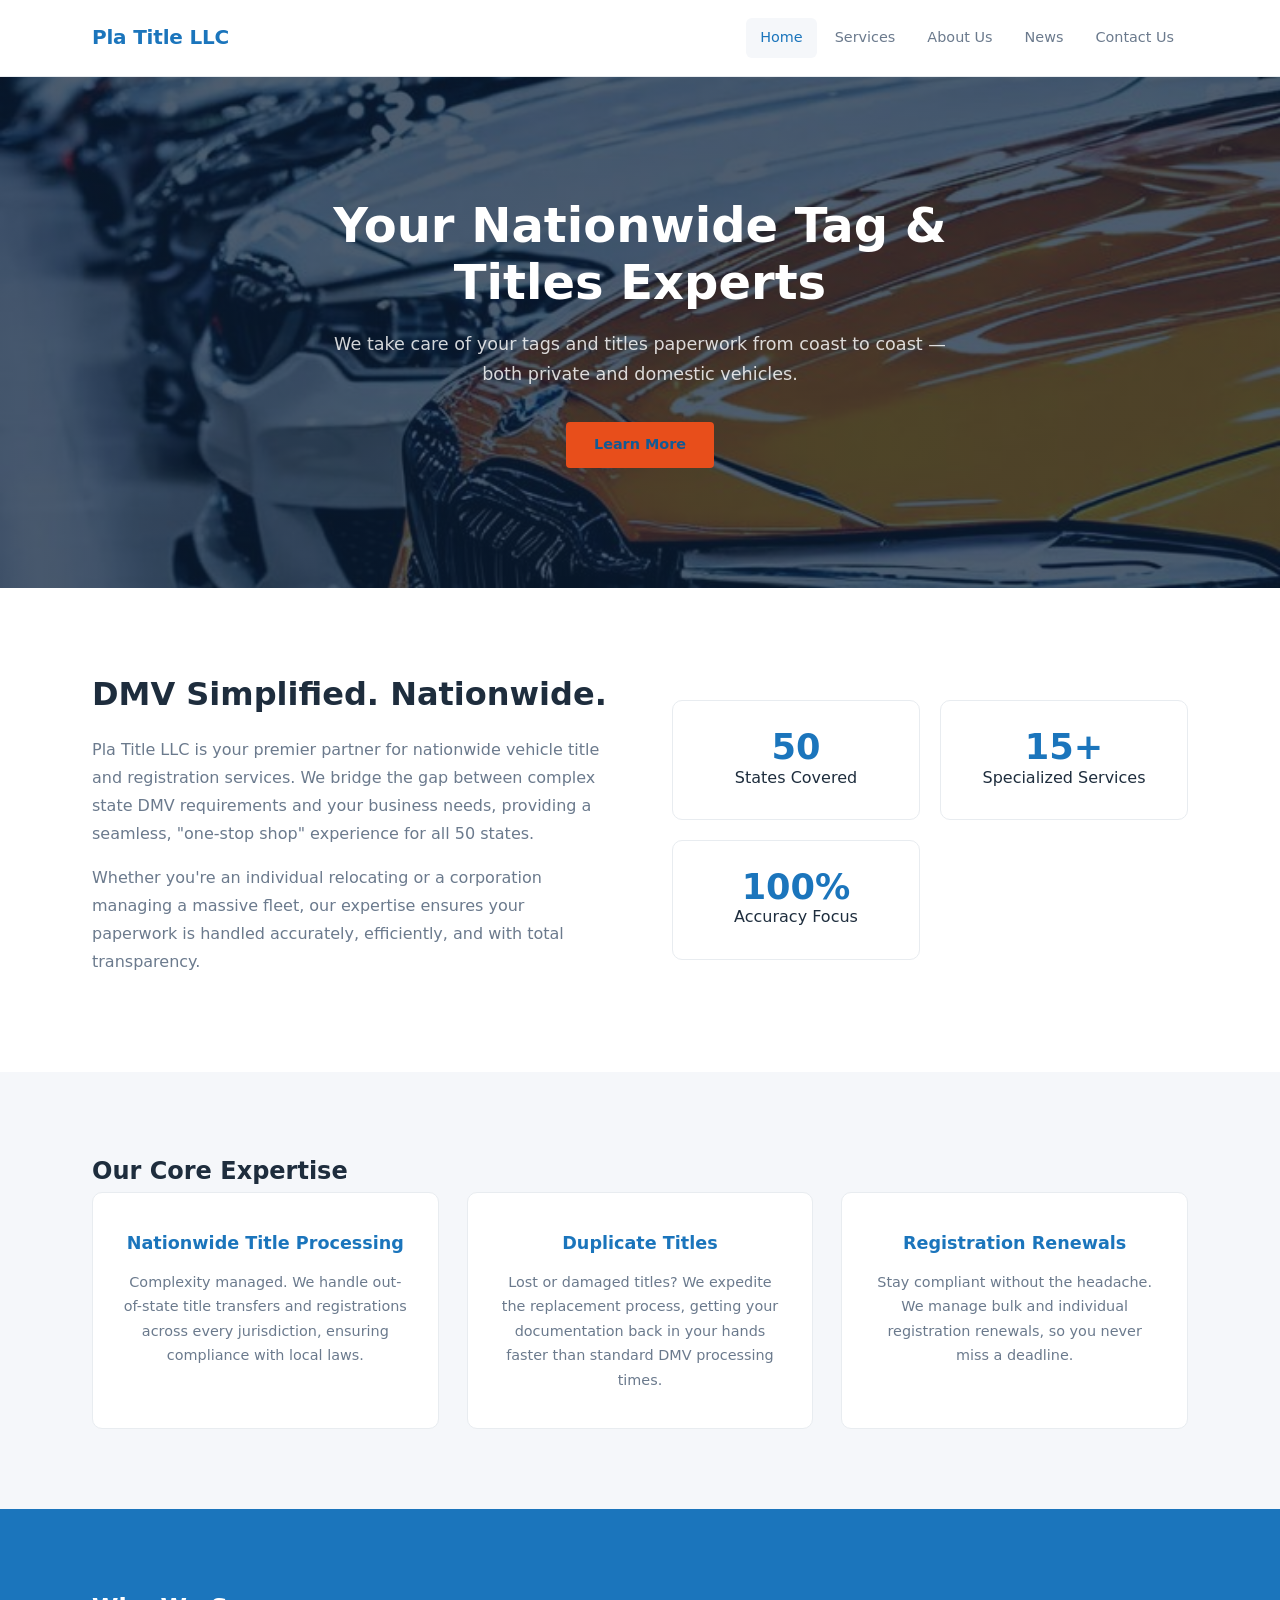
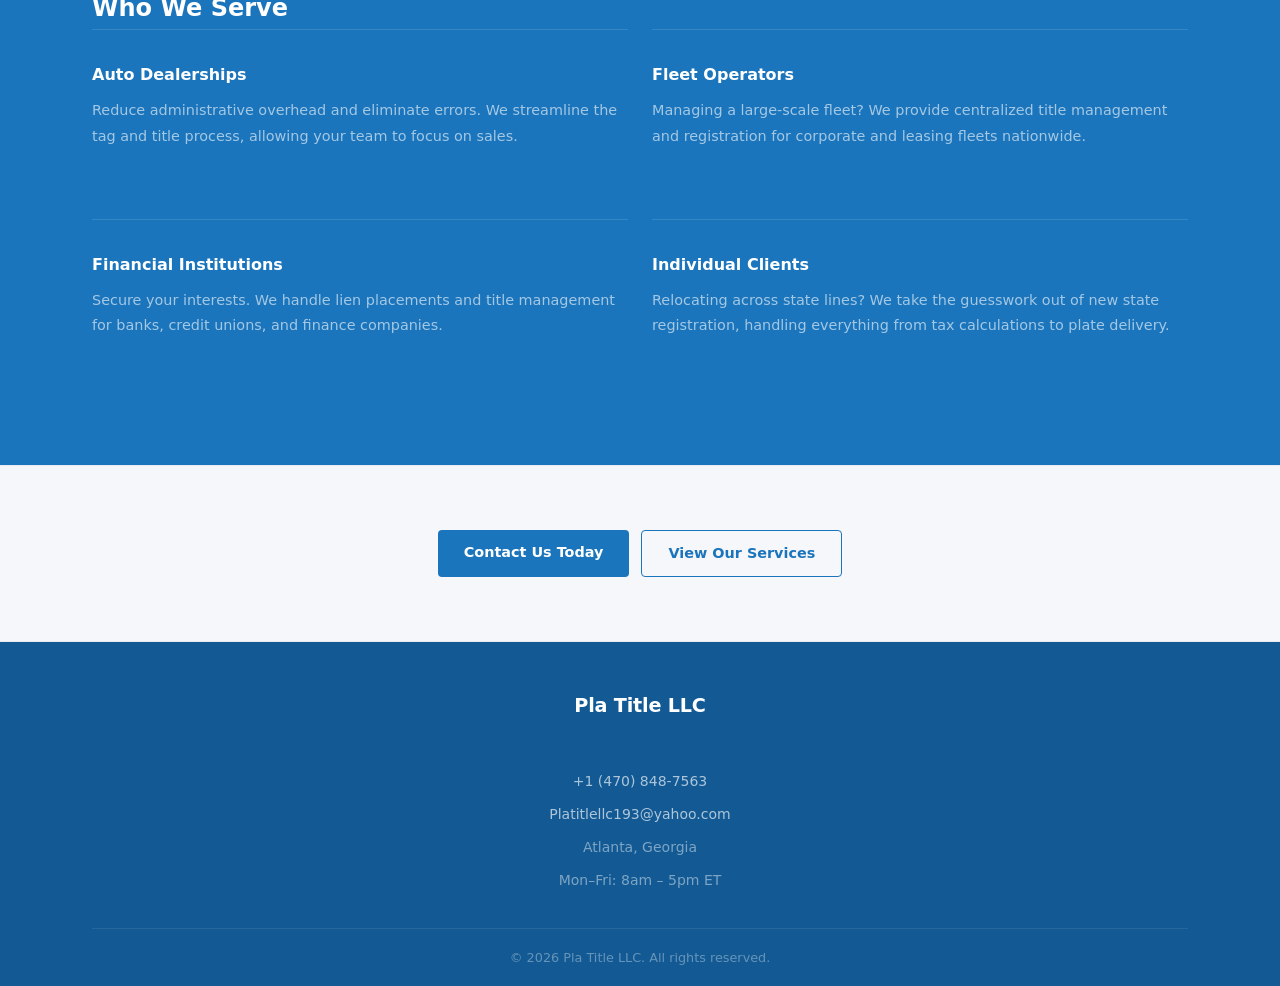
<file: index.html>
<!DOCTYPE html>
<html lang="en">
<head>
  <meta charset="UTF-8" />
  <meta name="viewport" content="width=device-width, initial-scale=1.0" />
  <title>Pla Title LLC – Your Georgia Tag & Title Experts</title>
  <meta name="description" content="Pla Title LLC is a registered Georgia Tag Agency specializing in fleet title and registration services for corporate clients, dealerships, and leasing companies." />
  <link rel="stylesheet" href="styles.css" />
</head>
<body>

  <header>
    <div class="nav-wrapper">
      <a href="index.html" class="logo"><span class="logo-name">Pla Title LLC</span></a>
      <nav>
        <a href="index.html" class="nav-link active">Home</a>
        <a href="services.html" class="nav-link">Services</a>
        <a href="about.html" class="nav-link">About Us</a>
        <a href="news.html" class="nav-link">News</a>
        <a href="contact.html" class="nav-link">Contact Us</a>
      </nav>
      <button class="hamburger" id="hamburger" aria-label="Open menu">
        <span></span><span></span><span></span>
      </button>
    </div>
  </header>

  <div class="mobile-nav" id="mobileNav">
    <button class="mobile-close" id="mobileClose">✕</button>
    <a href="index.html">Home</a>
    <a href="services.html">Services</a>
    <a href="about.html">About Us</a>
    <a href="news.html">News</a>
    <a href="contact.html" class="btn-contact">Contact Us</a>
  </div>

  <section class="hero">
    <div class="hero-inner container">
      <h1>Your Nationwide Tag &amp; Titles Experts</h1>
      <p>We take care of your tags and titles paperwork from coast to coast — both private and domestic vehicles.</p>
      <a href="services.html" class="btn-learn">Learn More</a>
    </div>
  </section>

  <section class="section">
    <div class="container">
      <div class="about-block">
        <div class="about-text">
          <h2 class="section-title">DMV Simplified. Nationwide.</h2>
          <p>Pla Title LLC is your premier partner for nationwide vehicle title and registration services. We bridge the gap between complex state DMV requirements and your business needs, providing a seamless, "one-stop shop" experience for all 50 states.</p>
          <p>Whether you're an individual relocating or a corporation managing a massive fleet, our expertise ensures your paperwork is handled accurately, efficiently, and with total transparency.</p>
        </div>
        <div class="about-stats">
          <div class="stat-box">
            <span class="num">50</span>
            <span class="label">States Covered</span>
          </div>
          <div class="stat-box">
            <span class="num">15+</span>
            <span class="label">Specialized Services</span>
          </div>
          <div class="stat-box">
            <span class="num">100%</span>
            <span class="label">Accuracy Focus</span>
          </div>
        </div>
      </div>
    </div>
  </section>

  <section class="section section-alt">
    <div class="container">
      <h2 class="section-title text-center">Our Core Expertise</h2>
      <div class="expertise-grid">
        <div class="expertise-card">
          <h3>Nationwide Title Processing</h3>
          <p>Complexity managed. We handle out-of-state title transfers and registrations across every jurisdiction, ensuring compliance with local laws.</p>
        </div>
        <div class="expertise-card">
          <h3>Duplicate Titles</h3>
          <p>Lost or damaged titles? We expedite the replacement process, getting your documentation back in your hands faster than standard DMV processing times.</p>
        </div>
        <div class="expertise-card">
          <h3>Registration Renewals</h3>
          <p>Stay compliant without the headache. We manage bulk and individual registration renewals, so you never miss a deadline.</p>
        </div>
      </div>
    </div>
  </section>

  <section class="section section-dark">
    <div class="container">
      <h2 class="section-title text-center" style="color: var(--white);">Who We Serve</h2>
      <div class="segments-grid">
        <div class="segment-card">
          <h3>Auto Dealerships</h3>
          <p>Reduce administrative overhead and eliminate errors. We streamline the tag and title process, allowing your team to focus on sales.</p>
        </div>
        <div class="segment-card">
          <h3>Fleet Operators</h3>
          <p>Managing a large-scale fleet? We provide centralized title management and registration for corporate and leasing fleets nationwide.</p>
        </div>
        <div class="segment-card">
          <h3>Financial Institutions</h3>
          <p>Secure your interests. We handle lien placements and title management for banks, credit unions, and finance companies.</p>
        </div>
        <div class="segment-card">
          <h3>Individual Clients</h3>
          <p>Relocating across state lines? We take the guesswork out of new state registration, handling everything from tax calculations to plate delivery.</p>
        </div>
      </div>
    </div>
  </section>

  <section class="cta-band">
    <div class="container">
      <div class="cta-actions">
        <a href="contact.html" class="btn-primary-solid">Contact Us Today</a>
        <a href="services.html" class="btn-ghost">View Our Services</a>
      </div>
    </div>
  </section>

  <footer>
    <div class="container">
      <div class="footer-top">
        <a href="index.html" class="logo"><span class="logo-name">Pla Title LLC</span></a>
        <div class="footer-contact">
          <a href="tel:+14708487563">+1 (470) 848-7563</a>
          <a href="mailto:Platitlellc193@yahoo.com">Platitlellc193@yahoo.com</a>
          <span>Atlanta, Georgia</span>
          <span>Mon–Fri: 8am – 5pm ET</span>
        </div>
      </div>
      <div class="footer-bottom">
        <p>© 2026 Pla Title LLC. All rights reserved.</p>
      </div>
    </div>
  </footer>

  <script src="script.js"></script>
</body>
</html>
</file>
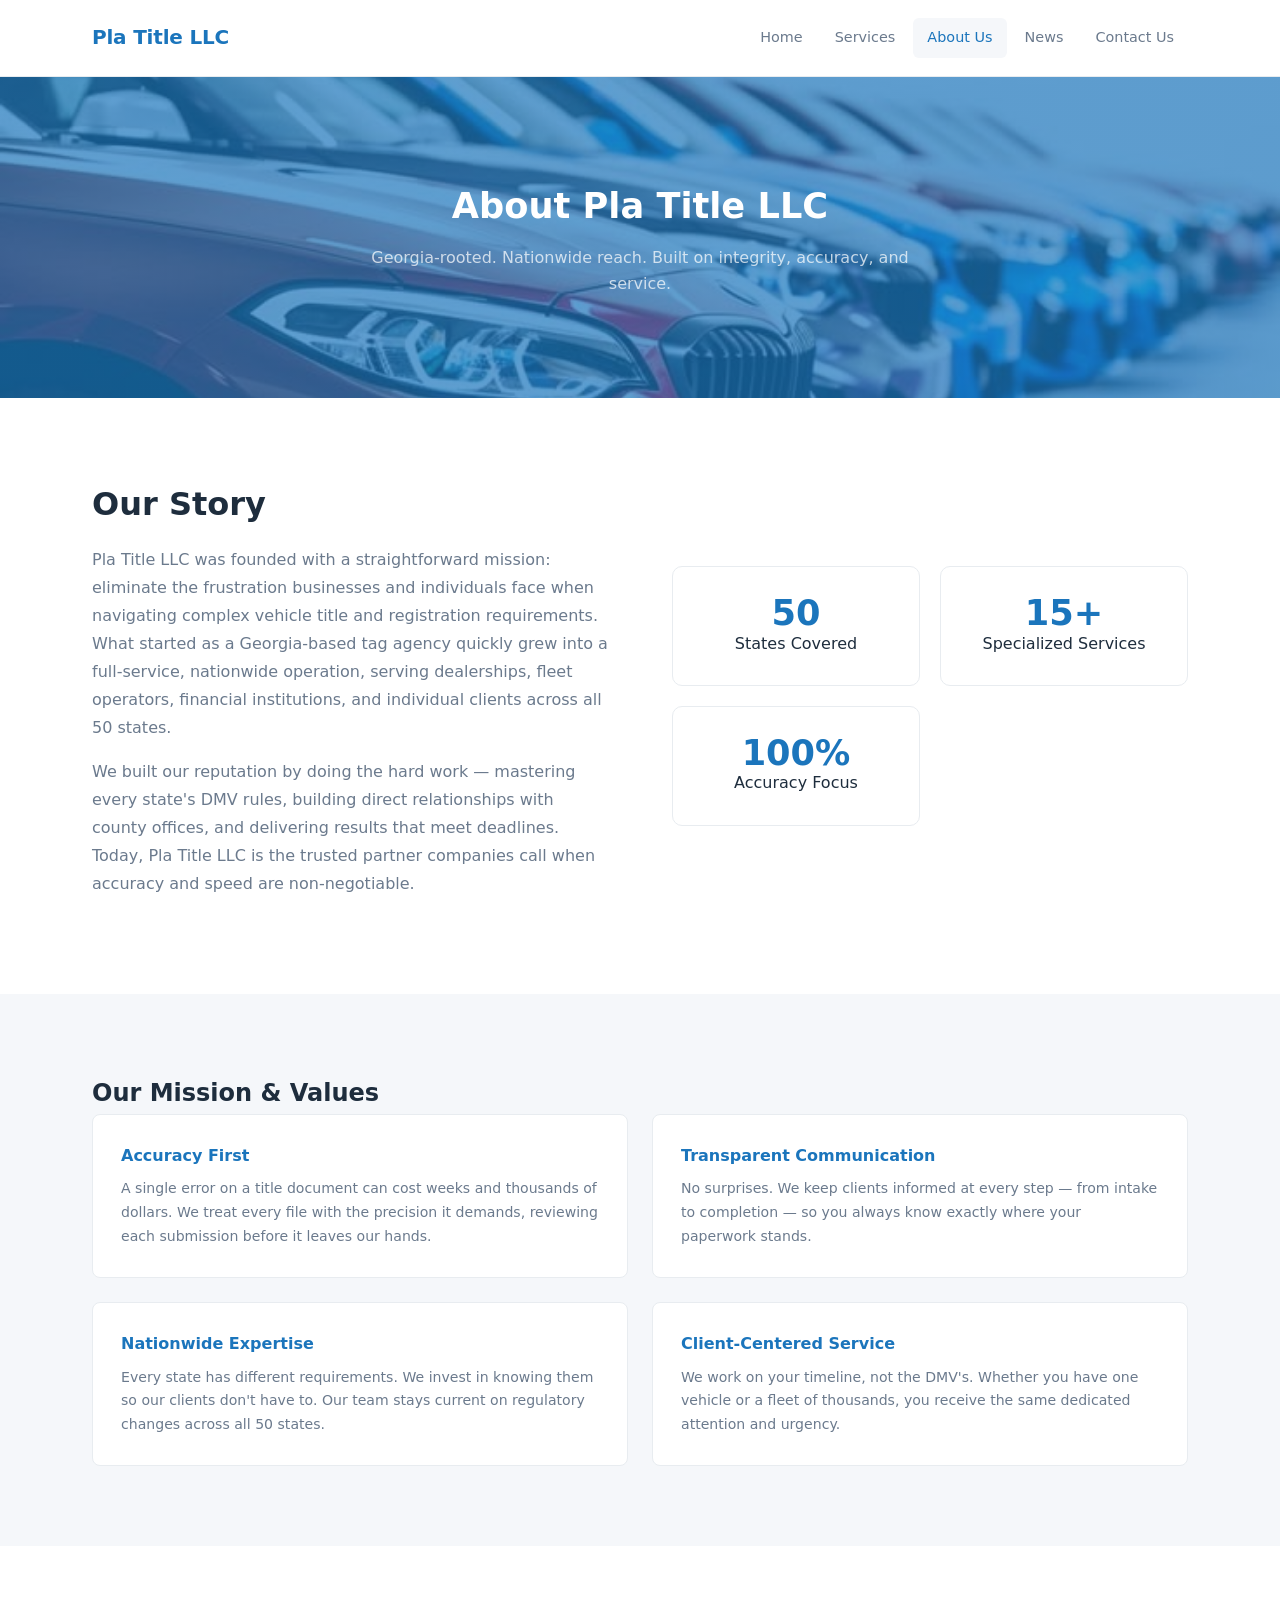
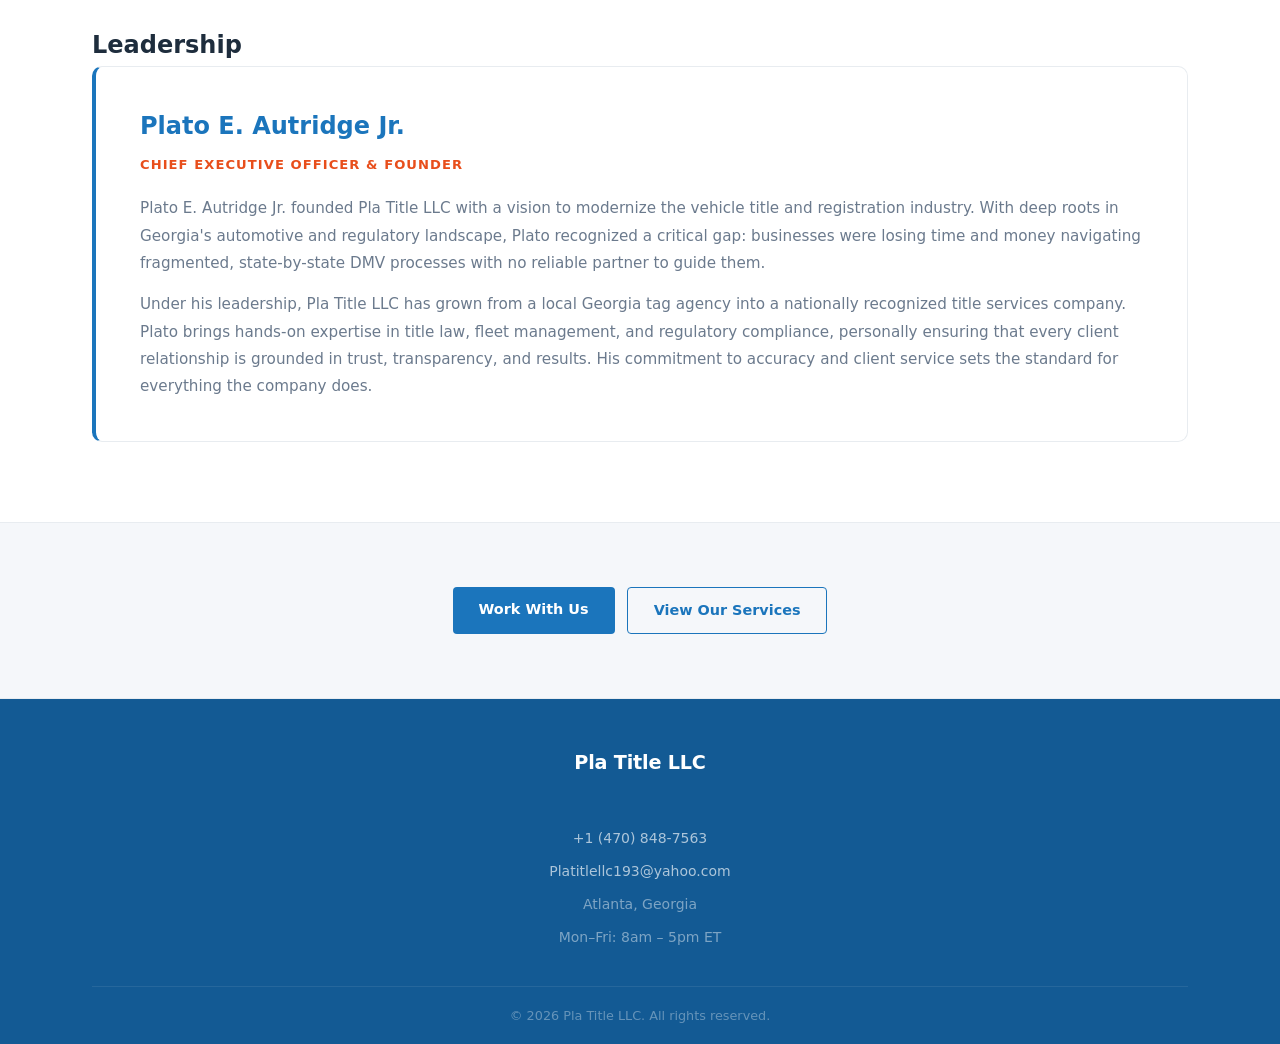
<file: about.html>
<!DOCTYPE html>
<html lang="en">
<head>
  <meta charset="UTF-8" />
  <meta name="viewport" content="width=device-width, initial-scale=1.0" />
  <title>About Us – Pla Title LLC</title>
  <link rel="stylesheet" href="styles.css" />
</head>
<body>

  <header>
    <div class="nav-wrapper">
      <a href="index.html" class="logo"><span class="logo-name">Pla Title LLC</span></a>
      <nav>
        <a href="index.html" class="nav-link">Home</a>
        <a href="services.html" class="nav-link">Services</a>
        <a href="about.html" class="nav-link active">About Us</a>
        <a href="news.html" class="nav-link">News</a>
        <a href="contact.html" class="nav-link">Contact Us</a>
      </nav>
      <button class="hamburger" id="hamburger" aria-label="Open menu"><span></span><span></span><span></span></button>
    </div>
  </header>

  <div class="mobile-nav" id="mobileNav">
    <button class="mobile-close" id="mobileClose">✕</button>
    <a href="index.html">Home</a>
    <a href="services.html">Services</a>
    <a href="about.html">About Us</a>
    <a href="news.html">News</a>
    <a href="contact.html" class="btn-contact">Contact Us</a>
  </div>

  <section class="page-hero page-hero-news">
    <div class="hero-inner container">
      <h1>About Pla Title LLC</h1>
      <p>Georgia-rooted. Nationwide reach. Built on integrity, accuracy, and service.</p>
    </div>
  </section>

  <section class="section">
    <div class="container">
      <div class="about-block">
        <div class="about-text">
          <h2 class="section-title">Our Story</h2>
          <p>Pla Title LLC was founded with a straightforward mission: eliminate the frustration businesses and individuals face when navigating complex vehicle title and registration requirements. What started as a Georgia-based tag agency quickly grew into a full-service, nationwide operation, serving dealerships, fleet operators, financial institutions, and individual clients across all 50 states.</p>
          <p>We built our reputation by doing the hard work — mastering every state's DMV rules, building direct relationships with county offices, and delivering results that meet deadlines. Today, Pla Title LLC is the trusted partner companies call when accuracy and speed are non-negotiable.</p>
        </div>
        <div class="about-stats">
          <div class="stat-box">
            <span class="num">50</span>
            <span class="label">States Covered</span>
          </div>
          <div class="stat-box">
            <span class="num">15+</span>
            <span class="label">Specialized Services</span>
          </div>
          <div class="stat-box">
            <span class="num">100%</span>
            <span class="label">Accuracy Focus</span>
          </div>
        </div>
      </div>
    </div>
  </section>

  <section class="section section-alt">
    <div class="container">
      <h2 class="section-title text-center">Our Mission &amp; Values</h2>
      <div class="values-grid">
        <div class="value-card">
          <h3>Accuracy First</h3>
          <p>A single error on a title document can cost weeks and thousands of dollars. We treat every file with the precision it demands, reviewing each submission before it leaves our hands.</p>
        </div>
        <div class="value-card">
          <h3>Transparent Communication</h3>
          <p>No surprises. We keep clients informed at every step — from intake to completion — so you always know exactly where your paperwork stands.</p>
        </div>
        <div class="value-card">
          <h3>Nationwide Expertise</h3>
          <p>Every state has different requirements. We invest in knowing them so our clients don't have to. Our team stays current on regulatory changes across all 50 states.</p>
        </div>
        <div class="value-card">
          <h3>Client-Centered Service</h3>
          <p>We work on your timeline, not the DMV's. Whether you have one vehicle or a fleet of thousands, you receive the same dedicated attention and urgency.</p>
        </div>
      </div>
    </div>
  </section>

  <section class="section">
    <div class="container">
      <h2 class="section-title text-center">Leadership</h2>
      <div class="leadership-block">
        <div class="leader-card">
          <div class="leader-info">
            <h3>Plato E. Autridge Jr.</h3>
            <span class="leader-title">Chief Executive Officer &amp; Founder</span>
            <p>Plato E. Autridge Jr. founded Pla Title LLC with a vision to modernize the vehicle title and registration industry. With deep roots in Georgia's automotive and regulatory landscape, Plato recognized a critical gap: businesses were losing time and money navigating fragmented, state-by-state DMV processes with no reliable partner to guide them.</p>
            <p>Under his leadership, Pla Title LLC has grown from a local Georgia tag agency into a nationally recognized title services company. Plato brings hands-on expertise in title law, fleet management, and regulatory compliance, personally ensuring that every client relationship is grounded in trust, transparency, and results. His commitment to accuracy and client service sets the standard for everything the company does.</p>
          </div>
        </div>
      </div>
    </div>
  </section>

  <section class="cta-band">
    <div class="container">
      <div class="cta-actions">
        <a href="contact.html" class="btn-primary-solid">Work With Us</a>
        <a href="services.html" class="btn-ghost">View Our Services</a>
      </div>
    </div>
  </section>

  <footer>
    <div class="container">
      <div class="footer-top">
        <a href="index.html" class="logo"><span class="logo-name">Pla Title LLC</span></a>
        <div class="footer-contact">
          <a href="tel:+14708487563">+1 (470) 848-7563</a>
          <a href="mailto:Platitlellc193@yahoo.com">Platitlellc193@yahoo.com</a>
          <span>Atlanta, Georgia</span>
          <span>Mon–Fri: 8am – 5pm ET</span>
        </div>
      </div>
      <div class="footer-bottom">
        <p>© 2026 Pla Title LLC. All rights reserved.</p>
      </div>
    </div>
  </footer>

  <script src="script.js"></script>
</body>
</html>
</file>
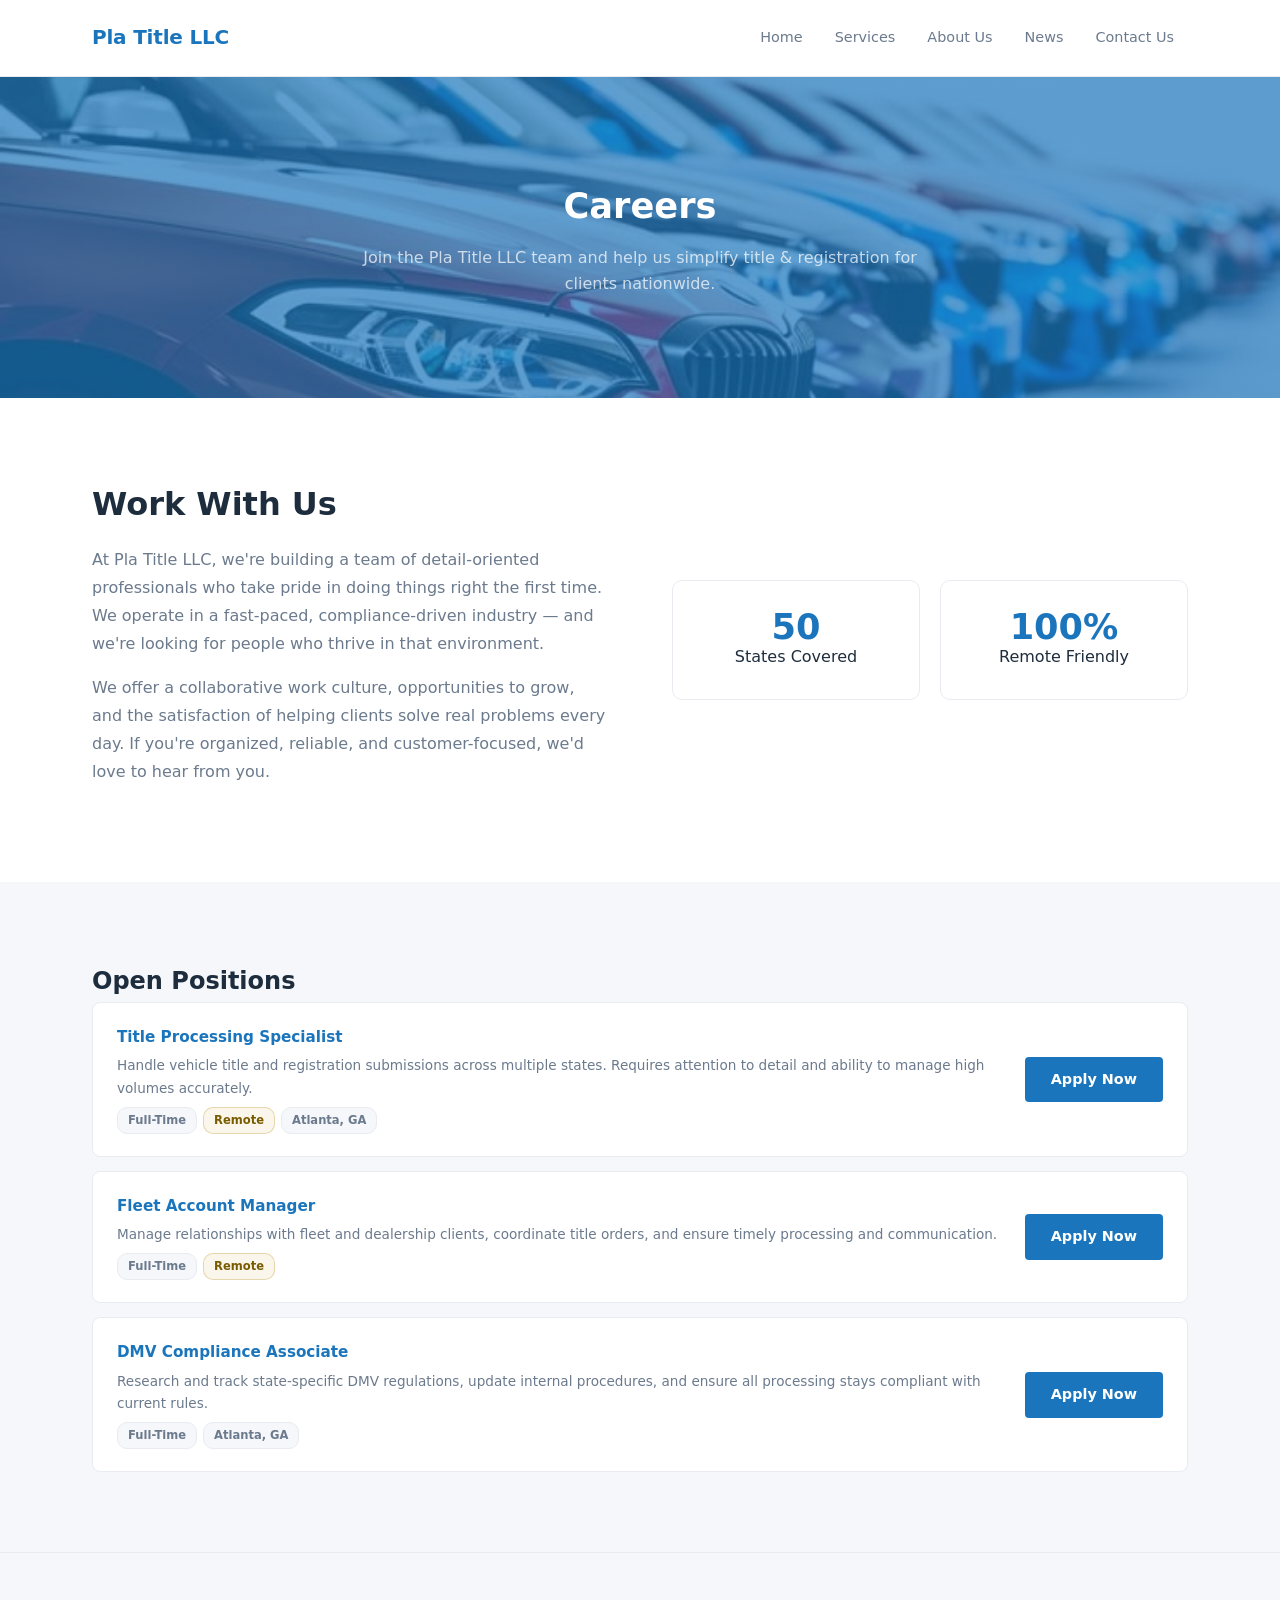
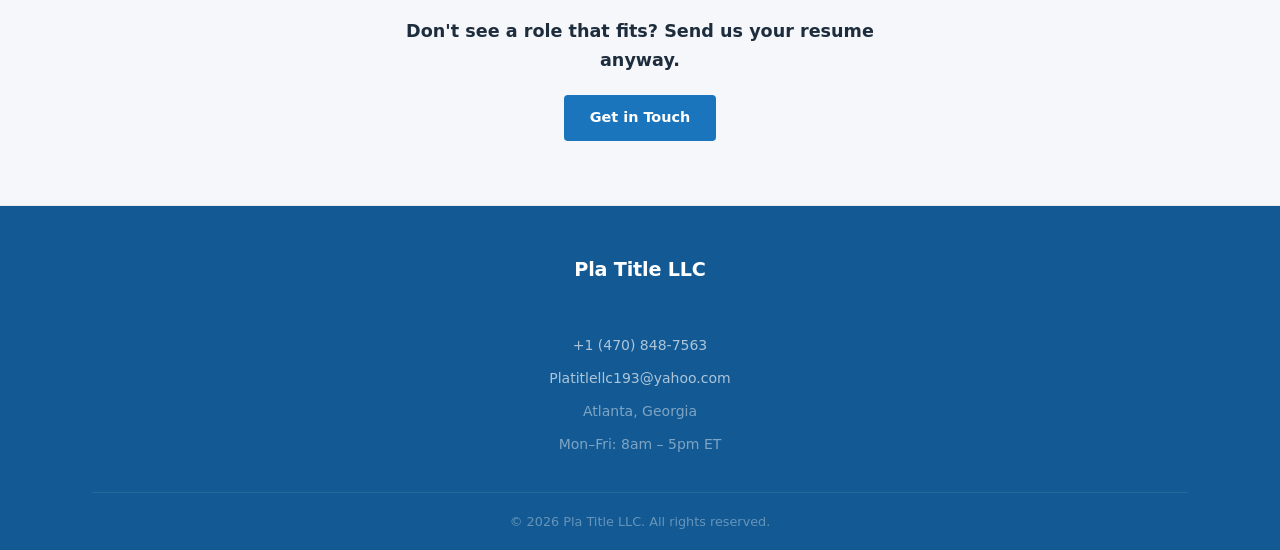
<file: careers.html>
<!DOCTYPE html>
<html lang="en">
<head>
  <meta charset="UTF-8" />
  <meta name="viewport" content="width=device-width, initial-scale=1.0" />
  <title>Careers – Pla Title LLC</title>
  <link rel="stylesheet" href="styles.css" />
</head>
<body>

  <header>
    <div class="nav-wrapper">
      <a href="index.html" class="logo"><span class="logo-name">Pla Title LLC</span></a>
      <nav>
        <a href="index.html" class="nav-link">Home</a>
        <a href="services.html" class="nav-link">Services</a>
        <a href="about.html" class="nav-link">About Us</a>
        <a href="news.html" class="nav-link">News</a>
        <a href="contact.html" class="nav-link">Contact Us</a>
      </nav>
      <button class="hamburger" id="hamburger" aria-label="Open menu"><span></span><span></span><span></span></button>
    </div>
  </header>

  <div class="mobile-nav" id="mobileNav">
    <button class="mobile-close" id="mobileClose">✕</button>
    <a href="index.html">Home</a>
    <a href="services.html">Services</a>
    <a href="about.html">About Us</a>
    <a href="news.html">News</a>
    <a href="contact.html" class="btn-contact">Contact Us</a>
  </div>

  <section class="page-hero page-hero-news">
    <div class="hero-inner container">
      <h1>Careers</h1>
      <p>Join the Pla Title LLC team and help us simplify title &amp; registration for clients nationwide.</p>
    </div>
  </section>

  <section class="section">
    <div class="container">
      <div class="about-block">
        <div class="about-text">
          <h2 class="section-title">Work With Us</h2>
          <p>At Pla Title LLC, we're building a team of detail-oriented professionals who take pride in doing things right the first time. We operate in a fast-paced, compliance-driven industry — and we're looking for people who thrive in that environment.</p>
          <p>We offer a collaborative work culture, opportunities to grow, and the satisfaction of helping clients solve real problems every day. If you're organized, reliable, and customer-focused, we'd love to hear from you.</p>
        </div>
        <div class="about-stats">
          <div class="stat-box">
            <span class="num">50</span>
            <span class="label">States Covered</span>
          </div>
          <div class="stat-box">
            <span class="num">100%</span>
            <span class="label">Remote Friendly</span>
          </div>
        </div>
      </div>
    </div>
  </section>

  <section class="section section-alt">
    <div class="container">
      <h2 class="section-title text-center">Open Positions</h2>
      <div class="jobs-list">
        <div class="job-card">
          <div class="job-info">
            <h4>Title Processing Specialist</h4>
            <p>Handle vehicle title and registration submissions across multiple states. Requires attention to detail and ability to manage high volumes accurately.</p>
            <div class="job-tags">
              <span class="tag">Full-Time</span>
              <span class="tag remote">Remote</span>
              <span class="tag">Atlanta, GA</span>
            </div>
          </div>
          <a href="contact.html" class="btn-primary-solid" style="white-space:nowrap;">Apply Now</a>
        </div>
        <div class="job-card">
          <div class="job-info">
            <h4>Fleet Account Manager</h4>
            <p>Manage relationships with fleet and dealership clients, coordinate title orders, and ensure timely processing and communication.</p>
            <div class="job-tags">
              <span class="tag">Full-Time</span>
              <span class="tag remote">Remote</span>
            </div>
          </div>
          <a href="contact.html" class="btn-primary-solid" style="white-space:nowrap;">Apply Now</a>
        </div>
        <div class="job-card">
          <div class="job-info">
            <h4>DMV Compliance Associate</h4>
            <p>Research and track state-specific DMV regulations, update internal procedures, and ensure all processing stays compliant with current rules.</p>
            <div class="job-tags">
              <span class="tag">Full-Time</span>
              <span class="tag">Atlanta, GA</span>
            </div>
          </div>
          <a href="contact.html" class="btn-primary-solid" style="white-space:nowrap;">Apply Now</a>
        </div>
      </div>
    </div>
  </section>

  <section class="cta-band">
    <div class="container">
      <p style="font-size:1.1rem; font-weight:600; color:var(--text); margin-bottom:20px;">Don't see a role that fits? Send us your resume anyway.</p>
      <div class="cta-actions">
        <a href="contact.html" class="btn-primary-solid">Get in Touch</a>
      </div>
    </div>
  </section>

  <footer>
    <div class="container">
      <div class="footer-top">
        <a href="index.html" class="logo"><span class="logo-name">Pla Title LLC</span></a>
        <div class="footer-contact">
          <a href="tel:+14708487563">+1 (470) 848-7563</a>
          <a href="mailto:Platitlellc193@yahoo.com">Platitlellc193@yahoo.com</a>
          <span>Atlanta, Georgia</span>
          <span>Mon–Fri: 8am – 5pm ET</span>
        </div>
      </div>
      <div class="footer-bottom">
        <p>© 2026 Pla Title LLC. All rights reserved.</p>
      </div>
    </div>
  </footer>

  <script src="script.js"></script>
</body>
</html>
</file>
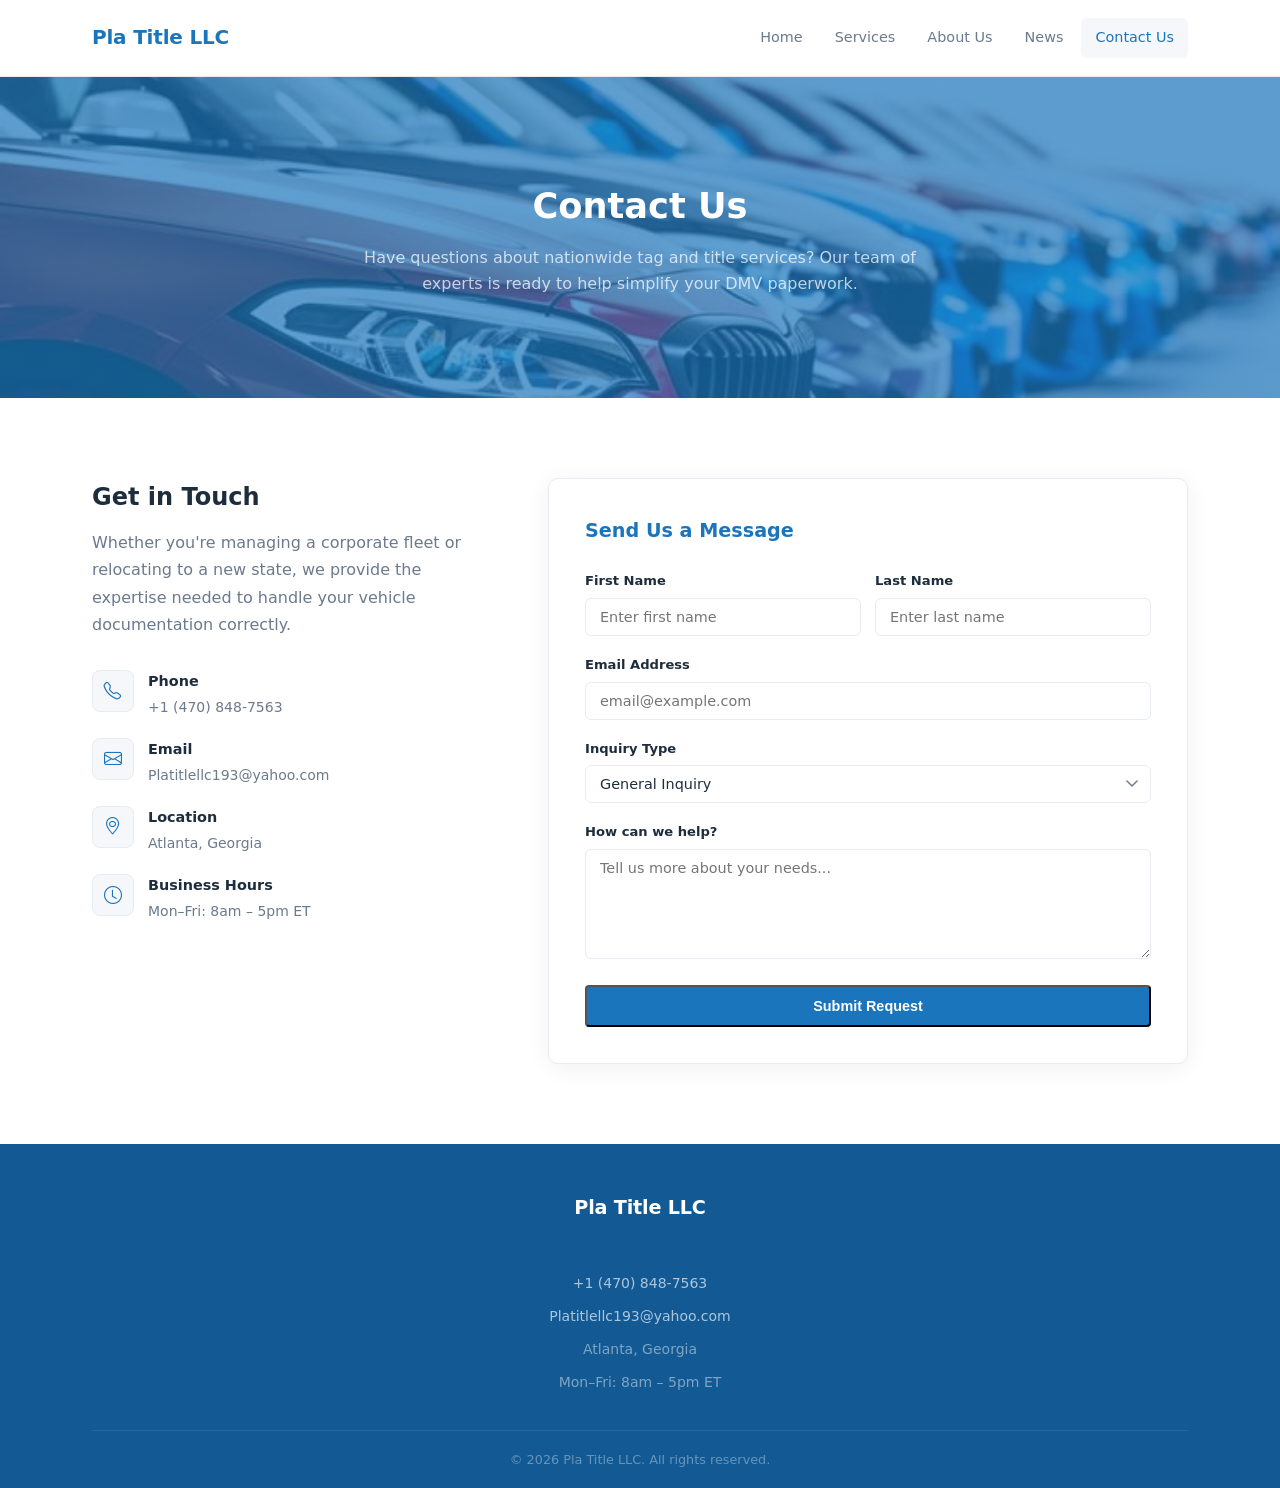
<file: contact.html>
<!DOCTYPE html>
<html lang="en">
<head>
  <meta charset="UTF-8" />
  <meta name="viewport" content="width=device-width, initial-scale=1.0" />
  <title>Contact Us – Pla Title LLC</title>
  <link rel="stylesheet" href="styles.css" />
  <link rel="stylesheet" href="https://cdn.jsdelivr.net/npm/bootstrap-icons@1.11.3/font/bootstrap-icons.min.css">
</head>
<body>

  <header>
    <div class="nav-wrapper">
      <a href="index.html" class="logo"><span class="logo-name">Pla Title LLC</span></a>
      <nav>
        <a href="index.html" class="nav-link">Home</a>
        <a href="services.html" class="nav-link">Services</a>
        <a href="about.html" class="nav-link">About Us</a>
        <a href="news.html" class="nav-link">News</a>
        <a href="contact.html" class="nav-link active">Contact Us</a>
      </nav>
      <button class="hamburger" id="hamburger" aria-label="Open menu">
        <span></span><span></span><span></span>
      </button>
    </div>
  </header>

  <div class="mobile-nav" id="mobileNav">
    <button class="mobile-close" id="mobileClose">✕</button>
    <a href="index.html">Home</a>
    <a href="services.html">Services</a>
    <a href="about.html">About Us</a>
    <a href="news.html">News</a>
    <a href="contact.html" class="btn-contact">Contact Us</a>
  </div>

  <section class="page-hero page-hero-news">
    <div class="hero-inner container">
      <h1>Contact Us</h1>
      <p>Have questions about nationwide tag and title services? Our team of experts is ready to help simplify your DMV paperwork.</p>
    </div>
  </section>

  <section class="section">
    <div class="container">
      <div class="contact-layout">
        
        <div class="contact-sidebar">
          <h2>Get in Touch</h2>
          <p>Whether you're managing a corporate fleet or relocating to a new state, we provide the expertise needed to handle your vehicle documentation correctly.</p>
          
          <div class="contact-items">
            <div class="c-item">
              <div class="c-icon"><i class="bi bi-telephone"></i></div>
              <div>
                <strong>Phone</strong>
                <span><a href="tel:+14708487563" style="color: inherit; text-decoration: none;">+1 (470) 848-7563</a></span>
              </div>
            </div>
            <div class="c-item">
              <div class="c-icon"><i class="bi bi-envelope"></i></div>
              <div>
                <strong>Email</strong>
                <span><a href="mailto:Platitlellc193@yahoo.com" style="color: inherit; text-decoration: none;">Platitlellc193@yahoo.com</a></span>
              </div>
            </div>
            <div class="c-item">
              <div class="c-icon"><i class="bi bi-geo-alt"></i></div>
              <div>
                <strong>Location</strong>
                <span>Atlanta, Georgia</span>
              </div>
            </div>
            <div class="c-item">
              <div class="c-icon"><i class="bi bi-clock"></i></div>
              <div>
                <strong>Business Hours</strong>
                <span>Mon–Fri: 8am – 5pm ET</span>
              </div>
            </div>
          </div>
        </div>

        <div class="contact-form-box">
          <h3>Send Us a Message</h3>
          <form action="https://formspree.io/f/YOUR_FORM_ID" method="POST">
            <div class="form-row">
              <div class="form-group">
                <label for="fname">First Name</label>
                <input type="text" id="fname" name="first_name" placeholder="Enter first name" required />
              </div>
              <div class="form-group">
                <label for="lname">Last Name</label>
                <input type="text" id="lname" name="last_name" placeholder="Enter last name" required />
              </div>
            </div>
            <div class="form-group">
              <label for="email">Email Address</label>
              <input type="email" id="email" name="email" placeholder="email@example.com" required />
            </div>
            <div class="form-group">
              <label for="subject">Inquiry Type</label>
              <select id="subject" name="inquiry_type">
                <option value="general">General Inquiry</option>
                <option value="dealer">Dealership Services</option>
                <option value="fleet">Fleet Management</option>
                <option value="individual">Individual Registration</option>
              </select>
            </div>
            <div class="form-group">
              <label for="msg">How can we help?</label>
              <textarea id="msg" name="message" placeholder="Tell us more about your needs..."></textarea>
            </div>
            <button type="submit" class="btn-primary-solid" style="width: 100%;">Submit Request</button>
          </form>
        </div>

      </div>
    </div>
  </section>

  <footer>
    <div class="container">
      <div class="footer-top">
        <a href="index.html" class="logo"><span class="logo-name">Pla Title LLC</span></a>
        <div class="footer-contact">
          <a href="tel:+14708487563">+1 (470) 848-7563</a>
          <a href="mailto:Platitlellc193@yahoo.com">Platitlellc193@yahoo.com</a>
          <span>Atlanta, Georgia</span>
          <span>Mon–Fri: 8am – 5pm ET</span>
        </div>
      </div>
      <div class="footer-bottom">
        <p>© 2026 Pla Title LLC. All rights reserved.</p>
      </div>
    </div>
  </footer>

  <script src="script.js"></script>
</body>
</html>
</file>
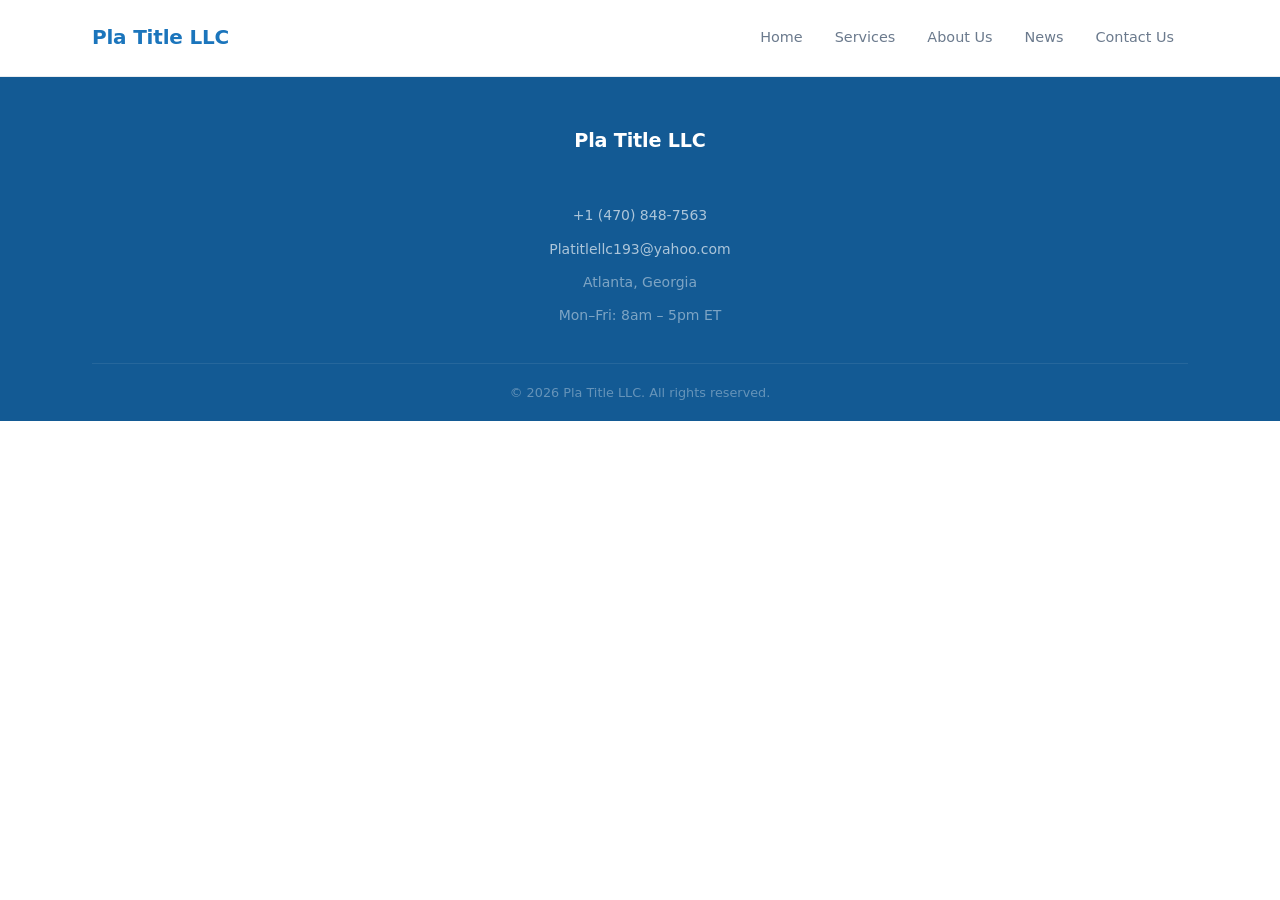
<file: forms.html>
<!DOCTYPE html>
<html lang="en">
<head>
  <meta charset="UTF-8" />
  <meta name="viewport" content="width=device-width, initial-scale=1.0" />
  <title>Forms & DMV Information – Pla Title LLC</title>
  <link rel="stylesheet" href="styles.css" />
</head>
<body>

  <header>
    <div class="nav-wrapper">
      <a href="index.html" class="logo"><span class="logo-name">Pla Title LLC</span></a>
      <nav>
        <a href="index.html" class="nav-link">Home</a>
        <a href="services.html" class="nav-link">Services</a>
        <a href="about.html" class="nav-link">About Us</a>
        <a href="news.html" class="nav-link">News</a>
        <a href="contact.html" class="nav-link">Contact Us</a>
      </nav>
      <button class="hamburger" id="hamburger" aria-label="Open menu"><span></span><span></span><span></span></button>
    </div>
  </header>

  <div class="mobile-nav" id="mobileNav">
    <button class="mobile-close" id="mobileClose">✕</button>
    <a href="index.html">Home</a>
    <a href="services.html">Services</a>
    <a href="about.html">About Us</a>
    <a href="news.html">News</a>
    <a href="contact.html" class="btn-contact">Contact Us</a>
  </div>

  <!--
  <section class="page-hero">...</section>
  <section class="section">...</section>
  <section class="section section-alt">...</section>
  <section class="cta-band">...</section>
  -->

  <footer>
    <div class="container">
      <div class="footer-top">
        <a href="index.html" class="logo"><span class="logo-name">Pla Title LLC</span></a>
        <div class="footer-contact">
          <a href="tel:+14708487563">+1 (470) 848-7563</a>
          <a href="mailto:Platitlellc193@yahoo.com">Platitlellc193@yahoo.com</a>
          <span>Atlanta, Georgia</span>
          <span>Mon–Fri: 8am – 5pm ET</span>
        </div>
      </div>
      <div class="footer-bottom">
        <p>© 2026 Pla Title LLC. All rights reserved.</p>
      </div>
    </div>
  </footer>

  <script src="script.js"></script>
</body>
</html>
</file>
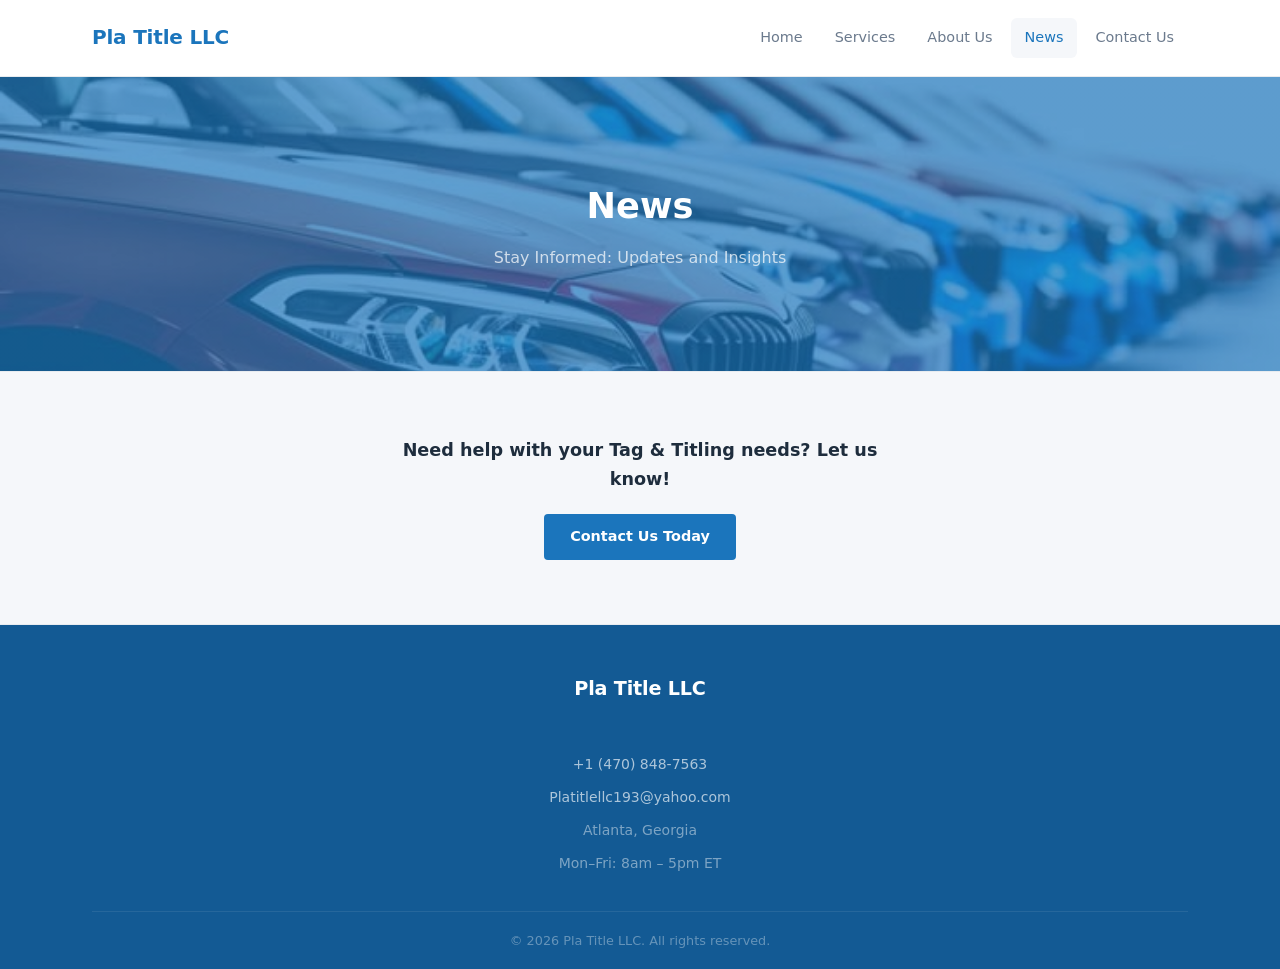
<file: news.html>
<!DOCTYPE html>
<html lang="en">
<head>
  <meta charset="UTF-8" />
  <meta name="viewport" content="width=device-width, initial-scale=1.0" />
  <title>News – Pla Title LLC</title>
  <link rel="stylesheet" href="styles.css" />
</head>
<body>

  <header>
    <div class="nav-wrapper">
      <a href="index.html" class="logo"><span class="logo-name">Pla Title LLC</span></a>
      <nav>
        <a href="index.html" class="nav-link">Home</a>
        <a href="services.html" class="nav-link">Services</a>
        <a href="about.html" class="nav-link">About Us</a>
        <a href="news.html" class="nav-link active">News</a>
        <a href="contact.html" class="nav-link">Contact Us</a>
      </nav>
      <button class="hamburger" id="hamburger" aria-label="Open menu"><span></span><span></span><span></span></button>
    </div>
  </header>

  <div class="mobile-nav" id="mobileNav">
    <button class="mobile-close" id="mobileClose">✕</button>
    <a href="index.html">Home</a>
    <a href="services.html">Services</a>
    <a href="about.html">About Us</a>
    <a href="news.html">News</a>
    <a href="contact.html" class="btn-contact">Contact Us</a>
  </div>

  <section class="page-hero page-hero-news">
    <div class="hero-inner container">
      <h1>News</h1>
      <p>Stay Informed: Updates and Insights</p>
    </div>
  </section>

  <section class="cta-band">
    <div class="container">
      <p style="font-size:1.1rem; font-weight:600; color:var(--text); margin-bottom:20px;">Need help with your Tag &amp; Titling needs? Let us know!</p>
      <div class="cta-actions">
        <a href="contact.html" class="btn-primary-solid">Contact Us Today</a>
      </div>
    </div>
  </section>

  <footer>
    <div class="container">
      <div class="footer-top">
        <a href="index.html" class="logo"><span class="logo-name">Pla Title LLC</span></a>
        <div class="footer-contact">
          <a href="tel:+14708487563">+1 (470) 848-7563</a>
          <a href="mailto:Platitlellc193@yahoo.com">Platitlellc193@yahoo.com</a>
          <span>Atlanta, Georgia</span>
          <span>Mon–Fri: 8am – 5pm ET</span>
        </div>
      </div>
      <div class="footer-bottom">
        <p>© 2026 Pla Title LLC. All rights reserved.</p>
      </div>
    </div>
  </footer>

  <script src="script.js"></script>
</body>
</html>
</file>
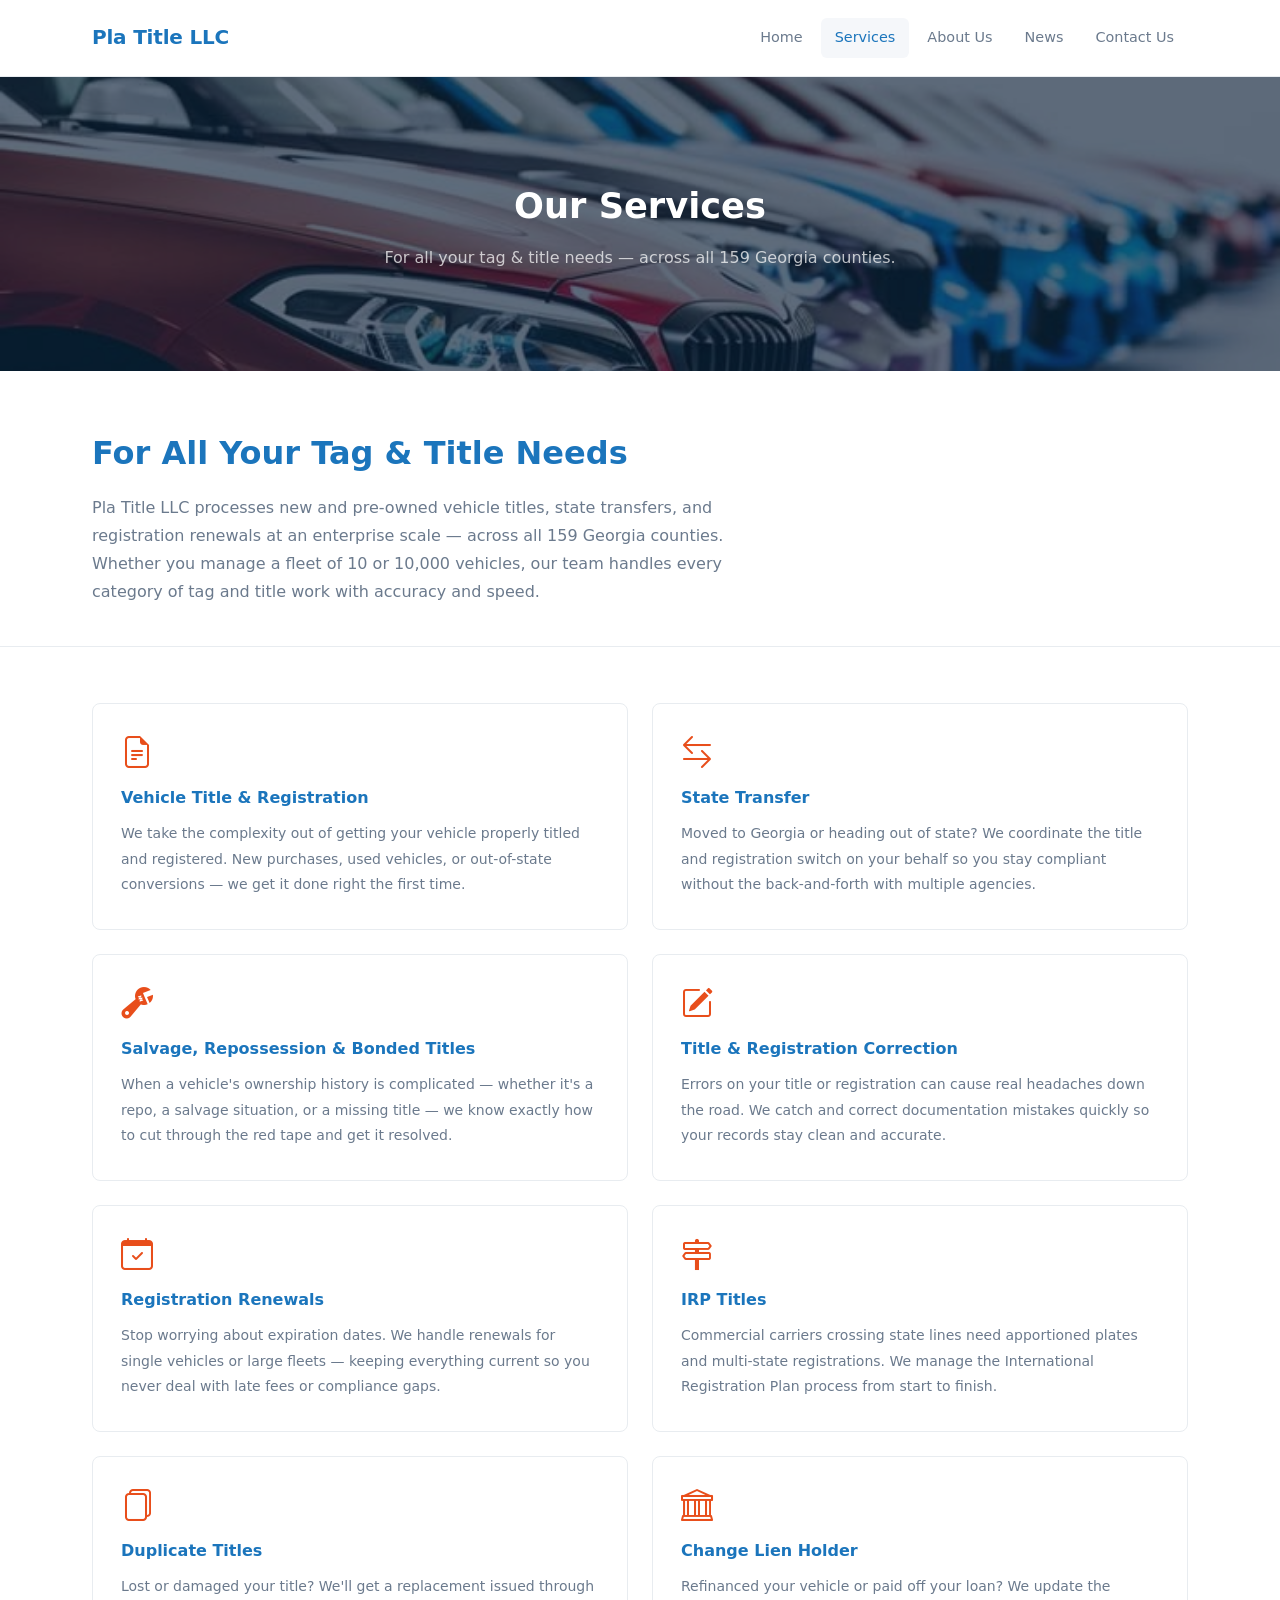
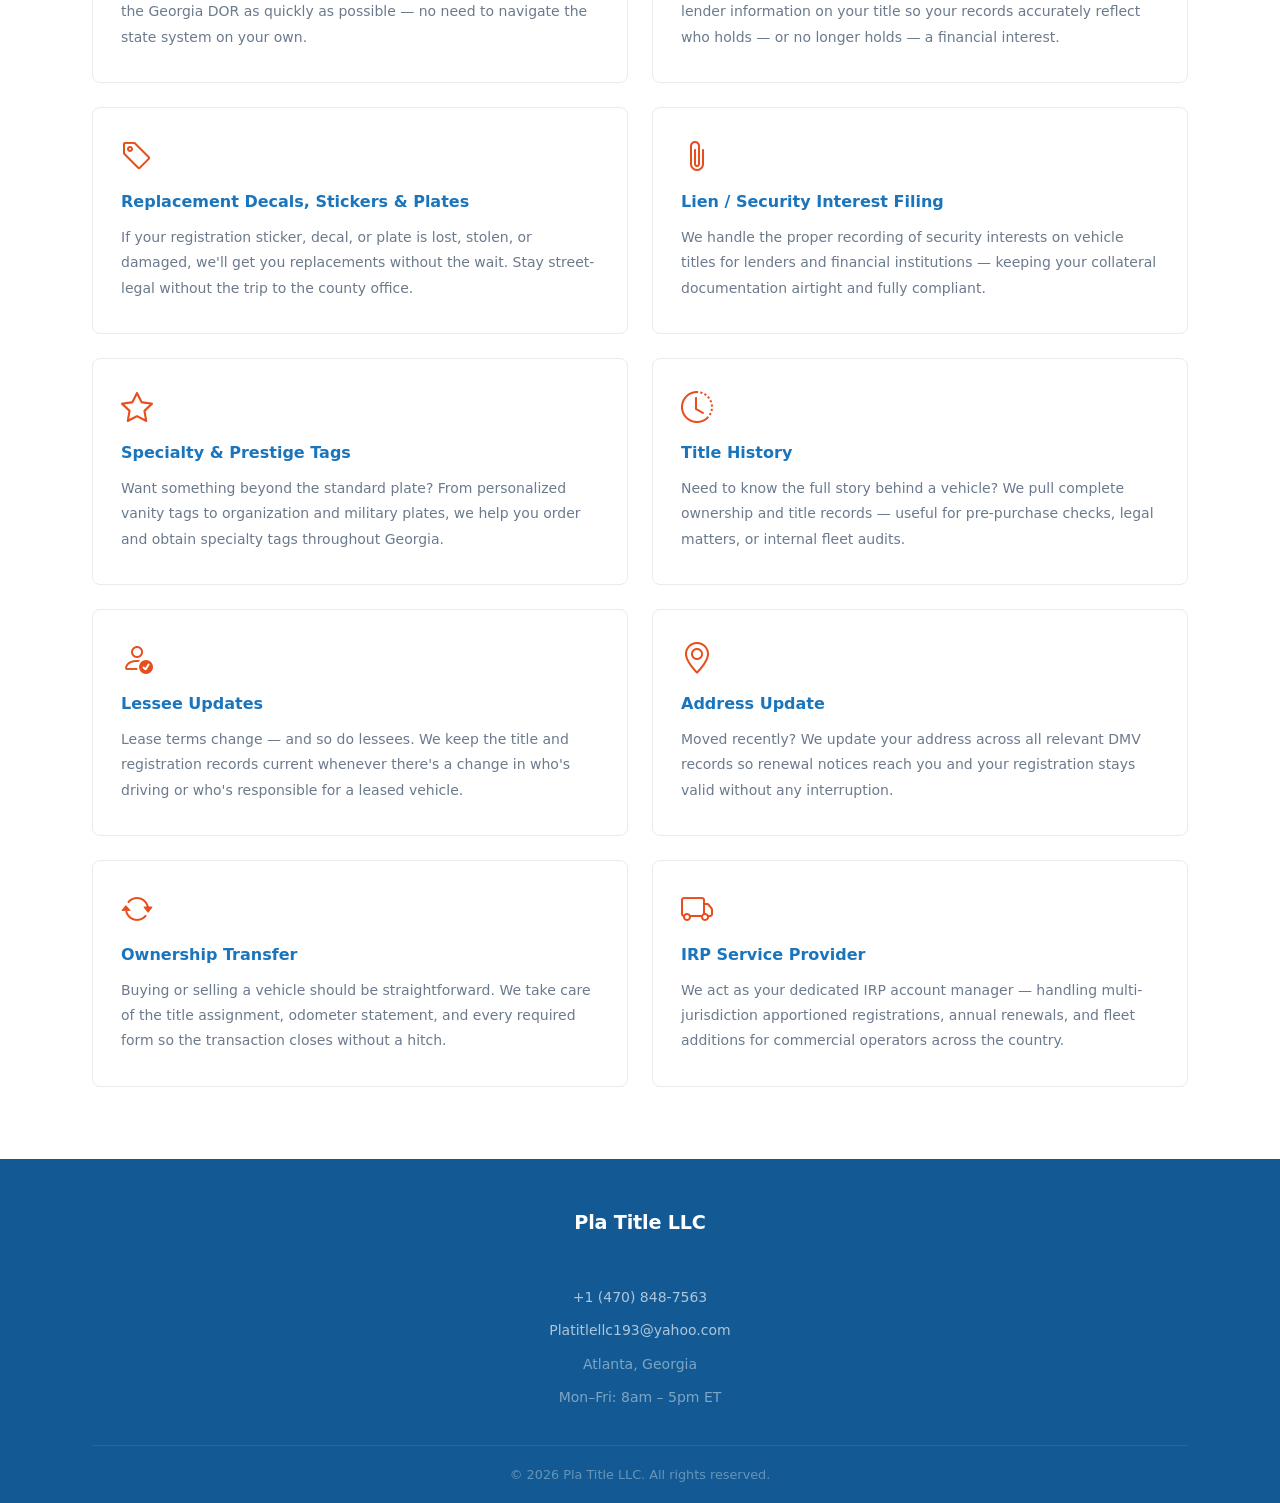
<file: services.html>
<!DOCTYPE html>
<html lang="en">
<head>
  <meta charset="UTF-8" />
  <meta name="viewport" content="width=device-width, initial-scale=1.0" />
  <title>Services – Pla Title LLC</title>
  <link rel="stylesheet" href="styles.css" />
  <link rel="stylesheet" href="https://cdn.jsdelivr.net/npm/bootstrap-icons@1.11.3/font/bootstrap-icons.min.css" />
</head>
<body>

  <header>
    <div class="nav-wrapper">
      <a href="index.html" class="logo"><span class="logo-name">Pla Title LLC</span></a>
      <nav>
        <a href="index.html" class="nav-link">Home</a>
        <a href="services.html" class="nav-link active">Services</a>
        <a href="about.html" class="nav-link">About Us</a>
        <a href="news.html" class="nav-link">News</a>
        <a href="contact.html" class="nav-link">Contact Us</a>
      </nav>
      <button class="hamburger" id="hamburger" aria-label="Open menu">
        <span></span><span></span><span></span>
      </button>
    </div>
  </header>

  <div class="mobile-nav" id="mobileNav">
    <button class="mobile-close" id="mobileClose">✕</button>
    <a href="index.html">Home</a>
    <a href="services.html">Services</a>
    <a href="about.html">About Us</a>
    <a href="news.html">News</a>
    <a href="contact.html" class="btn-contact">Contact Us</a>
  </div>

  <section class="page-hero page-hero-services">
    <div class="container">
      <h1>Our Services</h1>
      <p>For all your tag &amp; title needs — across all 159 Georgia counties.</p>
    </div>
  </section>

  <section class="svc-intro">
    <div class="container">
      <h1>For All Your Tag &amp; Title Needs</h1>
      <p>Pla Title LLC processes new and pre-owned vehicle titles, state transfers, and registration renewals at an enterprise scale — across all 159 Georgia counties. Whether you manage a fleet of 10 or 10,000 vehicles, our team handles every category of tag and title work with accuracy and speed.</p>
    </div>
  </section>

  <section class="svc-list-section">
    <div class="container">
      <div class="svc-plain-list">

        <div class="svc-entry" id="vehicle-title">
          <div class="svc-icon"><i class="bi bi-file-earmark-text"></i></div>
          <h3>Vehicle Title &amp; Registration</h3>
          <p>We take the complexity out of getting your vehicle properly titled and registered. New purchases, used vehicles, or out-of-state conversions — we get it done right the first time.</p>
        </div>

        <div class="svc-entry" id="state-transfer">
          <div class="svc-icon"><i class="bi bi-arrow-left-right"></i></div>
          <h3>State Transfer</h3>
          <p>Moved to Georgia or heading out of state? We coordinate the title and registration switch on your behalf so you stay compliant without the back-and-forth with multiple agencies.</p>
        </div>

        <div class="svc-entry" id="salvage">
          <div class="svc-icon"><i class="bi bi-wrench-adjustable"></i></div>
          <h3>Salvage, Repossession &amp; Bonded Titles</h3>
          <p>When a vehicle's ownership history is complicated — whether it's a repo, a salvage situation, or a missing title — we know exactly how to cut through the red tape and get it resolved.</p>
        </div>

        <div class="svc-entry" id="correction">
          <div class="svc-icon"><i class="bi bi-pencil-square"></i></div>
          <h3>Title &amp; Registration Correction</h3>
          <p>Errors on your title or registration can cause real headaches down the road. We catch and correct documentation mistakes quickly so your records stay clean and accurate.</p>
        </div>

        <div class="svc-entry" id="renewals">
          <div class="svc-icon"><i class="bi bi-calendar-check"></i></div>
          <h3>Registration Renewals</h3>
          <p>Stop worrying about expiration dates. We handle renewals for single vehicles or large fleets — keeping everything current so you never deal with late fees or compliance gaps.</p>
        </div>

        <div class="svc-entry" id="irp">
          <div class="svc-icon"><i class="bi bi-signpost-2"></i></div>
          <h3>IRP Titles</h3>
          <p>Commercial carriers crossing state lines need apportioned plates and multi-state registrations. We manage the International Registration Plan process from start to finish.</p>
        </div>

        <div class="svc-entry" id="duplicate">
          <div class="svc-icon"><i class="bi bi-files"></i></div>
          <h3>Duplicate Titles</h3>
          <p>Lost or damaged your title? We'll get a replacement issued through the Georgia DOR as quickly as possible — no need to navigate the state system on your own.</p>
        </div>

        <div class="svc-entry" id="lien-holder">
          <div class="svc-icon"><i class="bi bi-bank"></i></div>
          <h3>Change Lien Holder</h3>
          <p>Refinanced your vehicle or paid off your loan? We update the lender information on your title so your records accurately reflect who holds — or no longer holds — a financial interest.</p>
        </div>

        <div class="svc-entry" id="decals">
          <div class="svc-icon"><i class="bi bi-tag"></i></div>
          <h3>Replacement Decals, Stickers &amp; Plates</h3>
          <p>If your registration sticker, decal, or plate is lost, stolen, or damaged, we'll get you replacements without the wait. Stay street-legal without the trip to the county office.</p>
        </div>

        <div class="svc-entry" id="lien">
          <div class="svc-icon"><i class="bi bi-paperclip"></i></div>
          <h3>Lien / Security Interest Filing</h3>
          <p>We handle the proper recording of security interests on vehicle titles for lenders and financial institutions — keeping your collateral documentation airtight and fully compliant.</p>
        </div>

        <div class="svc-entry" id="specialty">
          <div class="svc-icon"><i class="bi bi-star"></i></div>
          <h3>Specialty &amp; Prestige Tags</h3>
          <p>Want something beyond the standard plate? From personalized vanity tags to organization and military plates, we help you order and obtain specialty tags throughout Georgia.</p>
        </div>

        <div class="svc-entry" id="history">
          <div class="svc-icon"><i class="bi bi-clock-history"></i></div>
          <h3>Title History</h3>
          <p>Need to know the full story behind a vehicle? We pull complete ownership and title records — useful for pre-purchase checks, legal matters, or internal fleet audits.</p>
        </div>

        <div class="svc-entry" id="lessee">
          <div class="svc-icon"><i class="bi bi-person-check"></i></div>
          <h3>Lessee Updates</h3>
          <p>Lease terms change — and so do lessees. We keep the title and registration records current whenever there's a change in who's driving or who's responsible for a leased vehicle.</p>
        </div>

        <div class="svc-entry" id="address">
          <div class="svc-icon"><i class="bi bi-geo-alt"></i></div>
          <h3>Address Update</h3>
          <p>Moved recently? We update your address across all relevant DMV records so renewal notices reach you and your registration stays valid without any interruption.</p>
        </div>

        <div class="svc-entry" id="transfers">
          <div class="svc-icon"><i class="bi bi-arrow-repeat"></i></div>
          <h3>Ownership Transfer</h3>
          <p>Buying or selling a vehicle should be straightforward. We take care of the title assignment, odometer statement, and every required form so the transaction closes without a hitch.</p>
        </div>

        <div class="svc-entry" id="irp-provider">
          <div class="svc-icon"><i class="bi bi-truck"></i></div>
          <h3>IRP Service Provider</h3>
          <p>We act as your dedicated IRP account manager — handling multi-jurisdiction apportioned registrations, annual renewals, and fleet additions for commercial operators across the country.</p>
        </div>

      </div>
    </div>
  </section>

  <footer>
    <div class="container">
      <div class="footer-top">
        <a href="index.html" class="logo"><span class="logo-name">Pla Title LLC</span></a>
        <div class="footer-contact">
          <a href="tel:+14708487563">+1 (470) 848-7563</a>
          <a href="mailto:Platitlellc193@yahoo.com">Platitlellc193@yahoo.com</a>
          <span>Atlanta, Georgia</span>
          <span>Mon–Fri: 8am – 5pm ET</span>
        </div>
      </div>
      <div class="footer-bottom">
        <p>© 2026 Pla Title LLC. All rights reserved.</p>
      </div>
    </div>
  </footer>

  <script src="script.js"></script>
</body>
</html>
</file>
<file: styles.css>
/* ===== RESET ===== */
*, *::before, *::after { box-sizing: border-box; margin: 0; padding: 0; }

:root {
  --navy: #1B75BC;
  --navy-dark: #135a94;
  --gold: #E84E1B;
  --white: #ffffff;
  --off-white: #f5f7fa;
  --light-gray: #e8ecf0;
  --gray: #6b7a8d;
  --text: #1e2d3d;
  --max-w: 1160px;
}

html { scroll-behavior: smooth; }
body { font-family: 'Segoe UI', system-ui, sans-serif; color: var(--text); background: var(--white); line-height: 1.65; font-size: 16px; }
a { text-decoration: none; color: inherit; }
img { max-width: 100%; display: block; }
ul { list-style: none; }

.container { max-width: var(--max-w); margin: 0 auto; padding: 0 32px; }

/* ===== HEADER ===== */
header {
  background: var(--white);
  border-bottom: 1px solid var(--light-gray);
  position: sticky;
  top: 0;
  z-index: 100;
}
.nav-wrapper {
  display: flex;
  align-items: center;
  justify-content: space-between;
  padding: 18px 32px;
  max-width: var(--max-w);
  margin: 0 auto;
}
.logo { display: flex; align-items: center; }
.logo-name {
  font-size: 1.25rem;
  font-weight: 700;
  color: var(--navy);
  letter-spacing: -0.2px;
}

nav { display: flex; gap: 4px; align-items: center; }
.nav-link {
  padding: 8px 14px;
  font-size: 0.9rem;
  font-weight: 500;
  color: var(--gray);
  border-radius: 6px;
  transition: color 0.2s, background 0.2s;
  white-space: nowrap;
  position: relative;
}
.nav-link:hover, .nav-link.active { color: var(--navy); background: var(--off-white); }

/* Dropdown */
.nav-item { position: relative; }
.nav-item:hover .dropdown { opacity: 1; visibility: visible; transform: translateY(0); }
.dropdown {
  position: absolute;
  top: calc(100% + 6px);
  left: 0;
  min-width: 210px;
  background: var(--white);
  border: 1px solid var(--light-gray);
  border-radius: 8px;
  box-shadow: 0 8px 32px rgba(0,0,0,0.10);
  padding: 6px;
  opacity: 0;
  visibility: hidden;
  transform: translateY(-6px);
  transition: all 0.2s;
  z-index: 200;
}
.dropdown a {
  display: block;
  padding: 8px 12px;
  font-size: 0.875rem;
  color: var(--gray);
  border-radius: 6px;
  transition: all 0.15s;
}
.dropdown a:hover { background: var(--off-white); color: var(--navy); }

.btn-contact {
  background: var(--navy);
  color: var(--white);
  padding: 8px 20px;
  border-radius: 4px;
  font-size: 0.875rem;
  font-weight: 600;
  white-space: nowrap;
  margin-left: 8px;
  transition: opacity 0.15s;
}
.btn-contact:hover { opacity: 0.85; }

/* Hamburger */
.hamburger {
  display: none;
  flex-direction: column;
  gap: 5px;
  background: none;
  border: none;
  cursor: pointer;
  padding: 4px;
}
.hamburger span { width: 22px; height: 2px; background: var(--navy); border-radius: 2px; transition: all 0.2s; }
.hamburger.open span:nth-child(1) { transform: translateY(7px) rotate(45deg); }
.hamburger.open span:nth-child(2) { opacity: 0; }
.hamburger.open span:nth-child(3) { transform: translateY(-7px) rotate(-45deg); }

.mobile-nav {
  display: none;
  position: fixed;
  inset: 0;
  background: var(--navy-dark);
  z-index: 99;
  padding: 72px 24px 24px;
  flex-direction: column;
  gap: 4px;
  overflow-y: auto;
}
.mobile-nav.open { display: flex; }
.mobile-nav a { color: rgba(255,255,255,0.85); font-size: 1.05rem; font-weight: 500; padding: 13px 16px; border-radius: 6px; border-bottom: 1px solid rgba(255,255,255,0.06); }
.mobile-nav a:hover { background: rgba(255,255,255,0.08); color: #fff; }
.mobile-nav .btn-contact { background: var(--gold); color: var(--navy-dark); text-align: center; margin-top: 16px; border-bottom: none; }
.mobile-close { position: fixed; top: 16px; right: 20px; background: none; border: none; color: #fff; font-size: 1.6rem; cursor: pointer; z-index: 100; }

/* ===== HERO ===== */
.hero {
  background: url('hero.jpg') center center / cover no-repeat;
  position: relative;
  padding: 120px 0;
  text-align: center;
  color: var(--white);
}
.hero::before {
  content: '';
  position: absolute;
  inset: 0;
  background: linear-gradient(rgba(10,30,55,0.72), rgba(10,30,55,0.72));
}
.hero-inner { position: relative; max-width: 680px; margin: 0 auto; }
.hero h1 {
  font-size: clamp(2rem, 4.5vw, 3rem);
  font-weight: 700;
  line-height: 1.2;
  margin-bottom: 18px;
  color: var(--white);
}
.hero p {
  font-size: 1.1rem;
  color: rgba(255,255,255,0.82);
  margin-bottom: 32px;
  line-height: 1.7;
}
.btn-learn {
  display: inline-block;
  background: var(--gold);
  color: var(--navy-dark);
  font-weight: 600;
  font-size: 0.9rem;
  padding: 11px 28px;
  border-radius: 4px;
  transition: opacity 0.15s;
}
.btn-learn:hover { opacity: 0.88; }

/* ===== SECTIONS ===== */
.section { padding: 80px 0; }
.section-alt { background: var(--off-white); }
.section-dark { background: var(--navy); }

.section-label {
  display: inline-block;
  font-size: 0.75rem;
  font-weight: 700;
  letter-spacing: 0.1em;
  text-transform: uppercase;
  color: var(--gold);
  margin-bottom: 10px;
}
.section-header { text-align: center; margin-bottom: 52px; }
.section-header h2 { font-size: clamp(1.6rem, 2.8vw, 2.1rem); font-weight: 700; color: var(--text); margin-bottom: 12px; }
.section-header p { color: var(--gray); max-width: 580px; margin: 0 auto; font-size: 1rem; }

/* ===== ABOUT ===== */
.about-block {
  display: grid;
  grid-template-columns: 1fr 1fr;
  gap: 64px;
  align-items: center;
}
.about-text h2 { font-size: clamp(1.5rem, 2.5vw, 2rem); font-weight: 700; margin-bottom: 16px; }
.about-text p { color: var(--gray); margin-bottom: 16px; line-height: 1.75; }
.about-text a {
  display: inline-block;
  margin-top: 8px;
  font-weight: 600;
  color: var(--navy);
  font-size: 0.9rem;
  border-bottom: 2px solid var(--gold);
  padding-bottom: 2px;
  transition: color 0.2s;
}
.about-text a:hover { color: var(--gold); }

.about-stats {
  display: grid;
  grid-template-columns: 1fr 1fr;
  gap: 20px;
}
.stat-box {
  background: var(--white);
  border: 1px solid var(--light-gray);
  border-radius: 10px;
  padding: 28px 20px;
  text-align: center;
}
.stat-box .num { font-size: 2.2rem; font-weight: 800; color: var(--navy); display: block; line-height: 1; }
.stat-box .lbl { font-size: 0.8rem; color: var(--gray); margin-top: 6px; display: block; }

/* ===== EXPERTISE - 3 COLUMNS ===== */
.expertise-grid {
  display: grid;
  grid-template-columns: repeat(3, 1fr);
  gap: 28px;
}
.expertise-card {
  background: var(--white);
  border: 1px solid var(--light-gray);
  border-radius: 10px;
  padding: 36px 28px;
  text-align: center;
  transition: box-shadow 0.2s, transform 0.2s;
}
.expertise-card:hover { box-shadow: 0 6px 24px rgba(0,0,0,0.08); transform: translateY(-3px); }
.expertise-icon { font-size: 2.2rem; margin-bottom: 18px; }
.expertise-card h3 { font-size: 1.1rem; font-weight: 700; color: var(--navy); margin-bottom: 12px; }
.expertise-card p { color: var(--gray); font-size: 0.9rem; line-height: 1.7; }

/* ===== SEGMENTS - 4 CARDS ===== */
.segments-grid {
  display: grid;
  grid-template-columns: repeat(2, 1fr);
  gap: 24px;
}
.segment-card {
  padding: 32px 0;
  border-top: 1px solid rgba(255,255,255,0.12);
}
.segment-icon { font-size: 1.6rem; margin-bottom: 12px; }
.segment-card h3 { font-size: 1rem; font-weight: 700; color: var(--white); margin-bottom: 10px; }
.segment-card p { color: rgba(255,255,255,0.6); font-size: 0.9rem; line-height: 1.75; margin-bottom: 14px; }
.segment-card a {
  font-size: 0.82rem;
  font-weight: 600;
  color: var(--gold);
  transition: opacity 0.2s;
}
.segment-card a:hover { opacity: 0.75; }
.section-dark .section-label { color: var(--gold); }
.section-dark .section-header h2 { color: var(--white); }
.section-dark .section-header p { color: rgba(255,255,255,0.65); }

/* ===== CTA BAND ===== */
.cta-band {
  background: var(--off-white);
  border-top: 1px solid var(--light-gray);
  border-bottom: 1px solid var(--light-gray);
  padding: 64px 0;
  text-align: center;
}
.cta-band h2 { font-size: clamp(1.5rem, 2.5vw, 2rem); font-weight: 700; margin-bottom: 12px; }
.cta-band p { color: var(--gray); margin-bottom: 28px; max-width: 520px; margin-left: auto; margin-right: auto; }
.cta-actions { display: flex; gap: 12px; justify-content: center; flex-wrap: wrap; }
.btn-primary-solid {
  background: var(--navy);
  color: var(--white);
  font-weight: 600;
  font-size: 0.9rem;
  padding: 11px 26px;
  border-radius: 4px;
  transition: opacity 0.15s;
}
.btn-primary-solid:hover { opacity: 0.85; }
.btn-ghost {
  background: transparent;
  color: var(--navy);
  font-weight: 600;
  font-size: 0.9rem;
  padding: 11px 26px;
  border-radius: 4px;
  border: 1.5px solid var(--navy);
  transition: opacity 0.15s;
}
.btn-ghost:hover { opacity: 0.7; }

/* ===== PAGE HERO (inner pages) ===== */
.page-hero {
  background: var(--navy);
  padding: 100px 0;
  text-align: center;
  color: var(--white);
}
.page-hero h1 { font-size: clamp(1.6rem, 3vw, 2.2rem); font-weight: 700; color: var(--white); margin-bottom: 10px; }
.page-hero p { color: rgba(255,255,255,0.72); max-width: 560px; margin: 0 auto; }
.breadcrumb { display: flex; gap: 8px; align-items: center; justify-content: center; font-size: 0.8rem; color: rgba(255,255,255,0.5); margin-bottom: 14px; }
.breadcrumb a { color: var(--gold); }

.page-hero-services {
  background-image: url('services.jpg') !important;
  background-size: cover !important;
  background-position: center center !important;
  background-repeat: no-repeat !important;
  position: relative;
}
.page-hero-services::before {
  content: '';
  position: absolute;
  inset: 0;
  background: rgba(10, 30, 55, 0.65);
  z-index: 0;
}
.page-hero-services .container {
  position: relative;
  z-index: 1;
}

.page-hero-news {
  background:
    linear-gradient(rgba(27, 117, 188, 0.70), rgba(27, 117, 188, 0.70)),
    url('services.jpg') center center / cover no-repeat !important;
}

/* ===== SERVICES PAGE ===== */
.services-list { display: grid; grid-template-columns: repeat(auto-fill, minmax(300px, 1fr)); gap: 20px; }
.svc-item {
  display: flex;
  gap: 14px;
  background: var(--white);
  border: 1px solid var(--light-gray);
  border-radius: 8px;
  padding: 22px;
  transition: border-color 0.2s, box-shadow 0.2s;
}
.svc-item:hover { border-color: var(--navy); box-shadow: 0 4px 16px rgba(0,0,0,0.06); }
.svc-num {
  width: 34px;
  height: 34px;
  background: var(--navy);
  color: var(--gold);
  border-radius: 6px;
  display: flex;
  align-items: center;
  justify-content: center;
  font-weight: 700;
  font-size: 0.82rem;
  flex-shrink: 0;
}
.svc-item h4 { font-size: 0.95rem; font-weight: 700; color: var(--navy); margin-bottom: 4px; }
.svc-item p { font-size: 0.85rem; color: var(--gray); line-height: 1.6; }

/* ===== ABOUT PAGE ===== */
.values-grid { display: grid; grid-template-columns: repeat(2, 1fr); gap: 24px; }
.value-card { background: var(--white); border: 1px solid var(--light-gray); border-radius: 8px; padding: 28px; }
.value-card .icon { font-size: 1.8rem; margin-bottom: 12px; }
.value-card h3 { font-size: 1rem; font-weight: 700; color: var(--navy); margin-bottom: 8px; }
.value-card p { font-size: 0.88rem; color: var(--gray); line-height: 1.7; }

/* ===== CONTACT PAGE ===== */
.contact-layout { display: grid; grid-template-columns: 1fr 1.6fr; gap: 56px; align-items: start; }
.contact-sidebar h2 { font-size: 1.5rem; font-weight: 700; margin-bottom: 12px; }
.contact-sidebar p { color: var(--gray); margin-bottom: 32px; line-height: 1.7; }
.contact-items { display: flex; flex-direction: column; gap: 18px; }
.c-item { display: flex; gap: 14px; align-items: flex-start; }
.c-icon { width: 42px; height: 42px; background: var(--off-white); border: 1px solid var(--light-gray); border-radius: 8px; display: flex; align-items: center; justify-content: center; font-size: 1.1rem; flex-shrink: 0; color: var(--navy); }
.c-icon i { display: flex; }
.c-item strong { display: block; font-size: 0.9rem; color: var(--text); }
.c-item span { font-size: 0.875rem; color: var(--gray); }

.contact-form-box {
  background: var(--white);
  border: 1px solid var(--light-gray);
  border-radius: 10px;
  padding: 36px;
  box-shadow: 0 4px 24px rgba(0,0,0,0.06);
}
.contact-form-box h3 { font-size: 1.2rem; font-weight: 700; color: var(--navy); margin-bottom: 24px; }
.form-group { margin-bottom: 18px; }
.form-row { display: grid; grid-template-columns: 1fr 1fr; gap: 14px; }
label { display: block; font-size: 0.82rem; font-weight: 600; color: var(--text); margin-bottom: 6px; }
input, select, textarea {
  width: 100%;
  padding: 10px 14px;
  border: 1.5px solid var(--light-gray);
  border-radius: 6px;
  font-family: inherit;
  font-size: 0.9rem;
  color: var(--text);
  background: var(--white);
  outline: none;
  transition: border-color 0.2s;
}
input:focus, select:focus, textarea:focus { border-color: var(--navy); }
textarea { min-height: 110px; resize: vertical; }
select { appearance: none; background-image: url("data:image/svg+xml,%3Csvg xmlns='http://www.w3.org/2000/svg' width='12' height='8' viewBox='0 0 12 8'%3E%3Cpath d='M1 1l5 5 5-5' stroke='%236b7a8d' stroke-width='1.5' fill='none' stroke-linecap='round'/%3E%3C/svg%3E"); background-repeat: no-repeat; background-position: right 12px center; padding-right: 36px; }

/* ===== FORMS PAGE ===== */
.forms-grid { display: grid; grid-template-columns: repeat(auto-fill, minmax(260px, 1fr)); gap: 16px; }
.form-card {
  display: flex;
  gap: 12px;
  align-items: center;
  background: var(--white);
  border: 1px solid var(--light-gray);
  border-radius: 8px;
  padding: 18px 20px;
  transition: border-color 0.2s, box-shadow 0.2s;
  cursor: pointer;
}
.form-card:hover { border-color: var(--navy); box-shadow: 0 3px 12px rgba(0,0,0,0.06); }
.form-card-icon { font-size: 1.5rem; flex-shrink: 0; }
.form-card h4 { font-size: 0.88rem; font-weight: 700; color: var(--navy); margin-bottom: 2px; }
.form-card span { font-size: 0.75rem; color: var(--gray); }

/* ===== CAREERS PAGE ===== */
.jobs-list { display: flex; flex-direction: column; gap: 14px; }
.job-card {
  display: flex;
  align-items: center;
  justify-content: space-between;
  gap: 24px;
  background: var(--white);
  border: 1px solid var(--light-gray);
  border-radius: 8px;
  padding: 22px 24px;
  transition: border-color 0.2s;
}
.job-card:hover { border-color: var(--navy); }
.job-info h4 { font-size: 0.95rem; font-weight: 700; color: var(--navy); margin-bottom: 4px; }
.job-info p { font-size: 0.85rem; color: var(--gray); }
.job-tags { display: flex; gap: 6px; flex-wrap: wrap; margin-top: 8px; }
.tag { padding: 3px 10px; background: var(--off-white); border: 1px solid var(--light-gray); border-radius: 10px; font-size: 0.72rem; font-weight: 600; color: var(--gray); }
.tag.remote { background: rgba(200,168,75,0.1); border-color: rgba(200,168,75,0.4); color: #7a5c00; }

/* ===== ABOUT PAGE — LEADERSHIP ===== */
.leadership-block { display: flex; flex-direction: column; gap: 32px; }
.leader-card {
  background: var(--white);
  border: 1px solid var(--light-gray);
  border-radius: 10px;
  padding: 40px 44px;
  border-left: 4px solid var(--navy);
}
.leader-info h3 { font-size: 1.5rem; font-weight: 700; color: var(--navy); margin-bottom: 4px; }
.leader-title { display: inline-block; font-size: 0.82rem; font-weight: 600; color: var(--gold); text-transform: uppercase; letter-spacing: 0.08em; margin-bottom: 20px; }
.leader-info p { color: var(--gray); line-height: 1.8; margin-bottom: 14px; font-size: 0.95rem; }
.leader-info p:last-child { margin-bottom: 0; }

/* ===== NEWS PAGE ===== */
.news-grid { display: grid; grid-template-columns: repeat(3, 1fr); gap: 24px; }
.news-card {
  background: var(--white);
  border: 1px solid var(--light-gray);
  border-radius: 10px;
  padding: 28px;
  display: flex;
  flex-direction: column;
  gap: 12px;
  transition: box-shadow 0.2s, transform 0.2s;
}
.news-card:hover { box-shadow: 0 6px 24px rgba(0,0,0,0.09); transform: translateY(-3px); }
.news-meta { display: flex; align-items: center; gap: 10px; flex-wrap: wrap; }
.news-tag {
  font-size: 0.72rem;
  font-weight: 700;
  text-transform: uppercase;
  letter-spacing: 0.08em;
  color: var(--white);
  background: var(--navy);
  padding: 3px 10px;
  border-radius: 10px;
}
.news-date { font-size: 0.78rem; color: var(--gray); font-weight: 500; }
.news-title { font-size: 1rem; font-weight: 700; color: var(--navy); line-height: 1.4; }
.news-excerpt { font-size: 0.875rem; color: var(--gray); line-height: 1.75; flex: 1; }
.news-read-more {
  display: inline-block;
  margin-top: 4px;
  font-size: 0.82rem;
  font-weight: 600;
  color: var(--navy);
  border-bottom: 2px solid var(--gold);
  padding-bottom: 2px;
  align-self: flex-start;
  transition: color 0.2s;
}
.news-read-more:hover { color: var(--gold); }

/* ===== SERVICES PAGE (simple) ===== */
.svc-intro {
  padding: 56px 0 40px;
  border-bottom: 1px solid var(--light-gray);
}
.svc-intro h1 { font-size: clamp(1.5rem, 2.5vw, 2rem); font-weight: 700; color: var(--navy); margin-bottom: 14px; }
.svc-intro p { color: var(--gray); max-width: 680px; line-height: 1.75; }

.svc-list-section { padding: 56px 0 72px; }
.svc-plain-list {
  display: grid;
  grid-template-columns: repeat(2, 1fr);
  gap: 24px;
}
.svc-entry {
  border: 1px solid var(--light-gray);
  border-radius: 8px;
  padding: 32px 28px;
  background: var(--white);
}
.svc-icon { margin-bottom: 16px; line-height: 1; }
.svc-icon i {
  font-size: 2rem;
  color: #E84E1B !important;
  display: inline-block;
}
.svc-entry h3 { font-size: 1rem; font-weight: 700; color: var(--navy); margin-bottom: 10px; }
.svc-entry p { color: var(--gray); font-size: 0.875rem; line-height: 1.8; }

@media (max-width: 640px) {
  .svc-list-section { padding: 36px 0 52px; }
  .svc-plain-list { grid-template-columns: 1fr; gap: 16px; }
  .svc-entry { padding: 24px 20px; }
  .svc-icon i { font-size: 1.8rem; color: #E84E1B !important; }
}

/* ===== FOOTER ===== */
footer {
  background: var(--navy-dark);
  color: var(--white);
  padding: 48px 0 0;
}
.footer-top {
  display: flex;
  flex-direction: column;
  align-items: center;
  text-align: center;
  gap: 48px;
  padding-bottom: 36px;
  border-bottom: 1px solid rgba(255,255,255,0.08);
  flex-wrap: wrap;
}
.footer-top .logo-name { color: var(--white); font-size: 1.2rem; }
.footer-contact { display: flex; flex-direction: column; gap: 10px; align-items: center; }
.footer-contact a {
  font-size: 0.875rem;
  color: rgba(255,255,255,0.65);
  transition: color 0.15s;
  text-align: center;
}
.footer-contact a:hover { color: var(--gold); }
.footer-contact span {
  font-size: 0.875rem;
  color: rgba(255,255,255,0.45);
  text-align: center;
}
.footer-bottom {
  padding: 18px 0;
  display: flex;
  justify-content: center;
  text-align: center;
}
.footer-bottom p { font-size: 0.8rem; color: rgba(255,255,255,0.35); margin: 0; }

/* ===== RESPONSIVE ===== */
@media (max-width: 900px) {
  nav, .nav-wrapper .btn-contact { display: none; }
  .hamburger { display: flex; }
  .about-block { grid-template-columns: 1fr; gap: 32px; }
  .about-stats { grid-template-columns: repeat(2, 1fr); gap: 14px; }
  .expertise-grid { grid-template-columns: repeat(2, 1fr); gap: 16px; }
  .segments-grid { grid-template-columns: 1fr; }
  .contact-layout { grid-template-columns: 1fr; gap: 32px; }
  .news-grid { grid-template-columns: repeat(2, 1fr); }
  .leader-card { padding: 28px 24px; }
  .values-grid { grid-template-columns: 1fr; }
  .section { padding: 56px 0; }
  .page-hero { padding: 64px 0; }
  .svc-intro { padding: 36px 0 28px; }
  .svc-list-section { padding: 36px 0 48px; }
  .svc-plain-list { grid-template-columns: 1fr; gap: 14px; }
  .svc-entry { padding: 24px 20px; }
}

@media (max-width: 600px) {
  .container { padding: 0 16px; }
  .nav-wrapper { padding: 14px 16px; }
  .hero { padding: 72px 0; }
  .hero h1 { font-size: 1.7rem; }
  .hero p { font-size: 0.95rem; }
  .page-hero { padding: 52px 0; }
  .page-hero h1 { font-size: 1.5rem; }
  .section { padding: 44px 0; }
  .expertise-grid { grid-template-columns: 1fr; gap: 14px; }
  footer { padding: 36px 0 0; }
  .about-stats { grid-template-columns: repeat(2, 1fr); gap: 12px; }
  .stat-box { padding: 20px 14px; }
  .stat-box .num { font-size: 1.8rem; }
  .news-grid { grid-template-columns: 1fr; }
  .leader-card { padding: 24px 20px; }
  .form-row { grid-template-columns: 1fr; }
  .job-card { flex-direction: column; align-items: flex-start; gap: 14px; }
  .cta-band { padding: 44px 0; }
  .footer-bottom { display: flex; flex-direction: column; align-items: center; text-align: center; gap: 8px; }
  .svc-plain-list { gap: 12px; }
  .svc-entry { padding: 20px 16px; }
  .svc-icon i { font-size: 1.6rem; }
}
</file>
